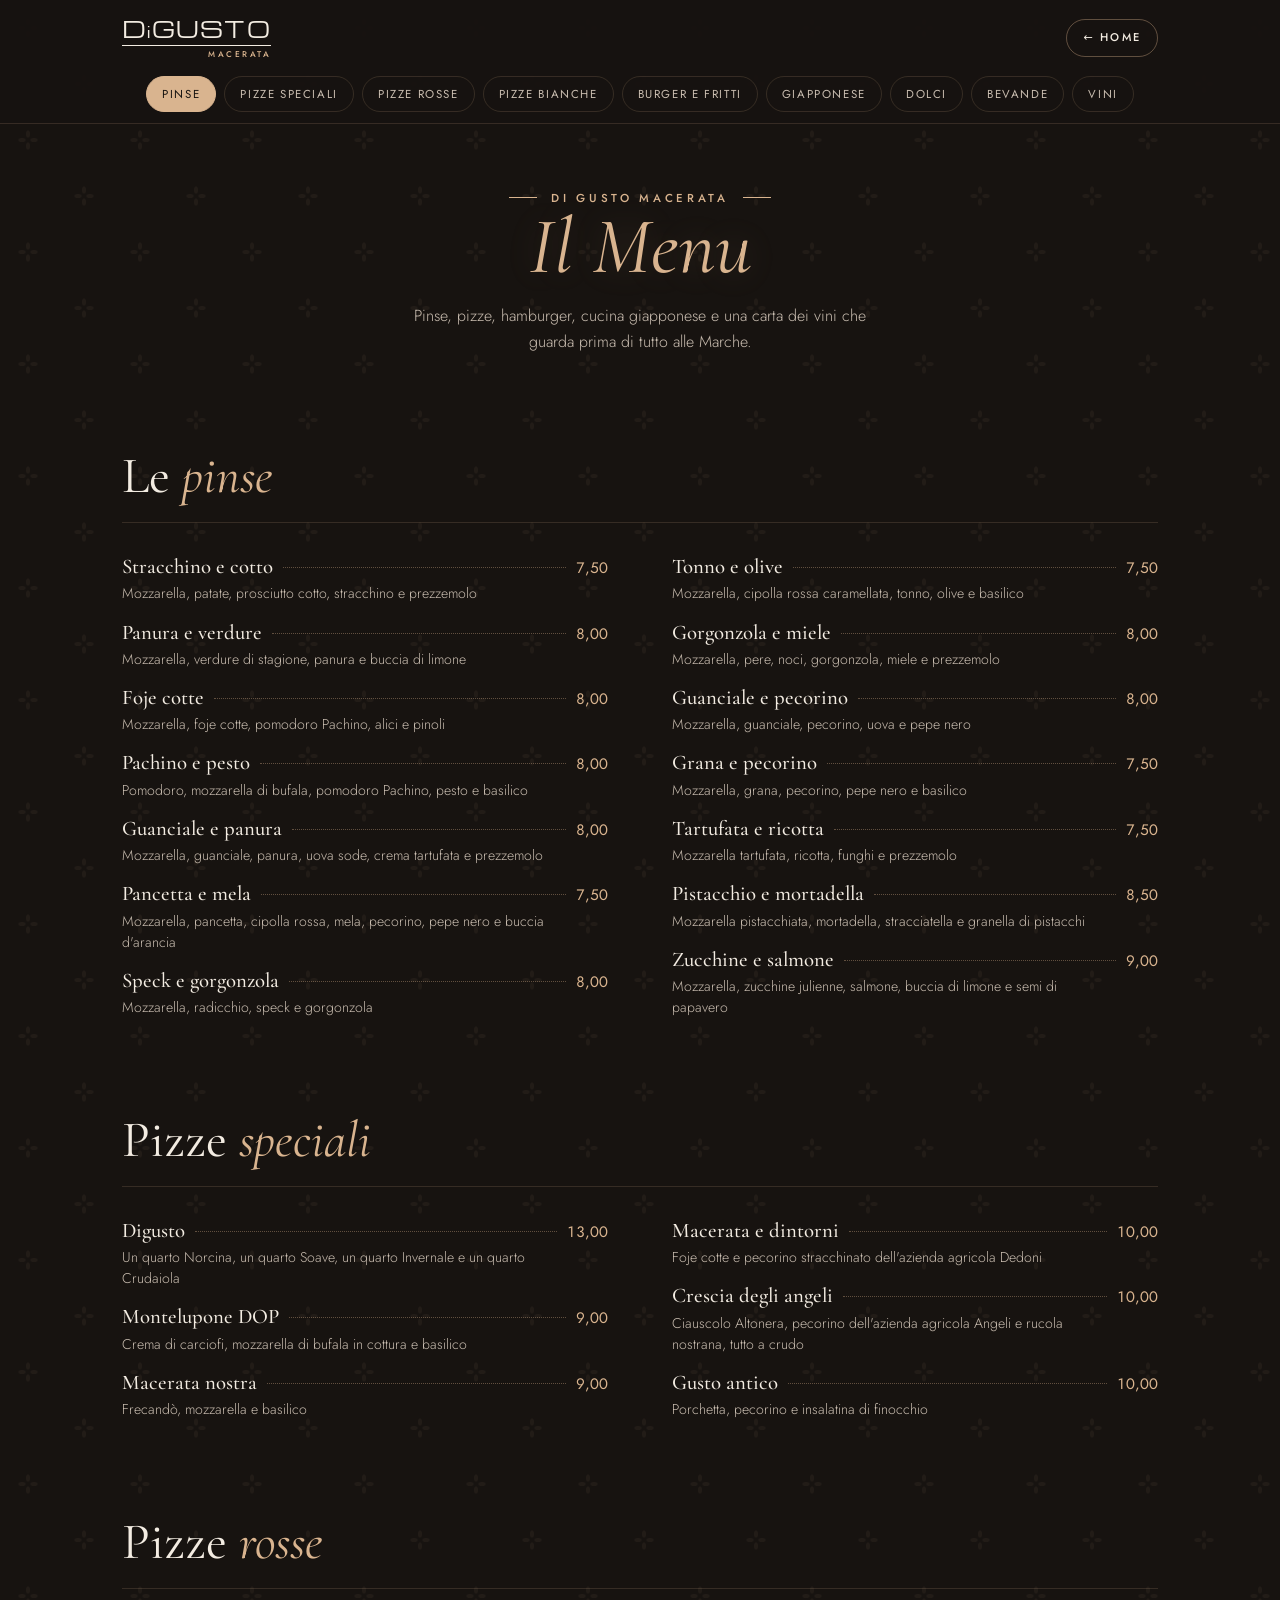
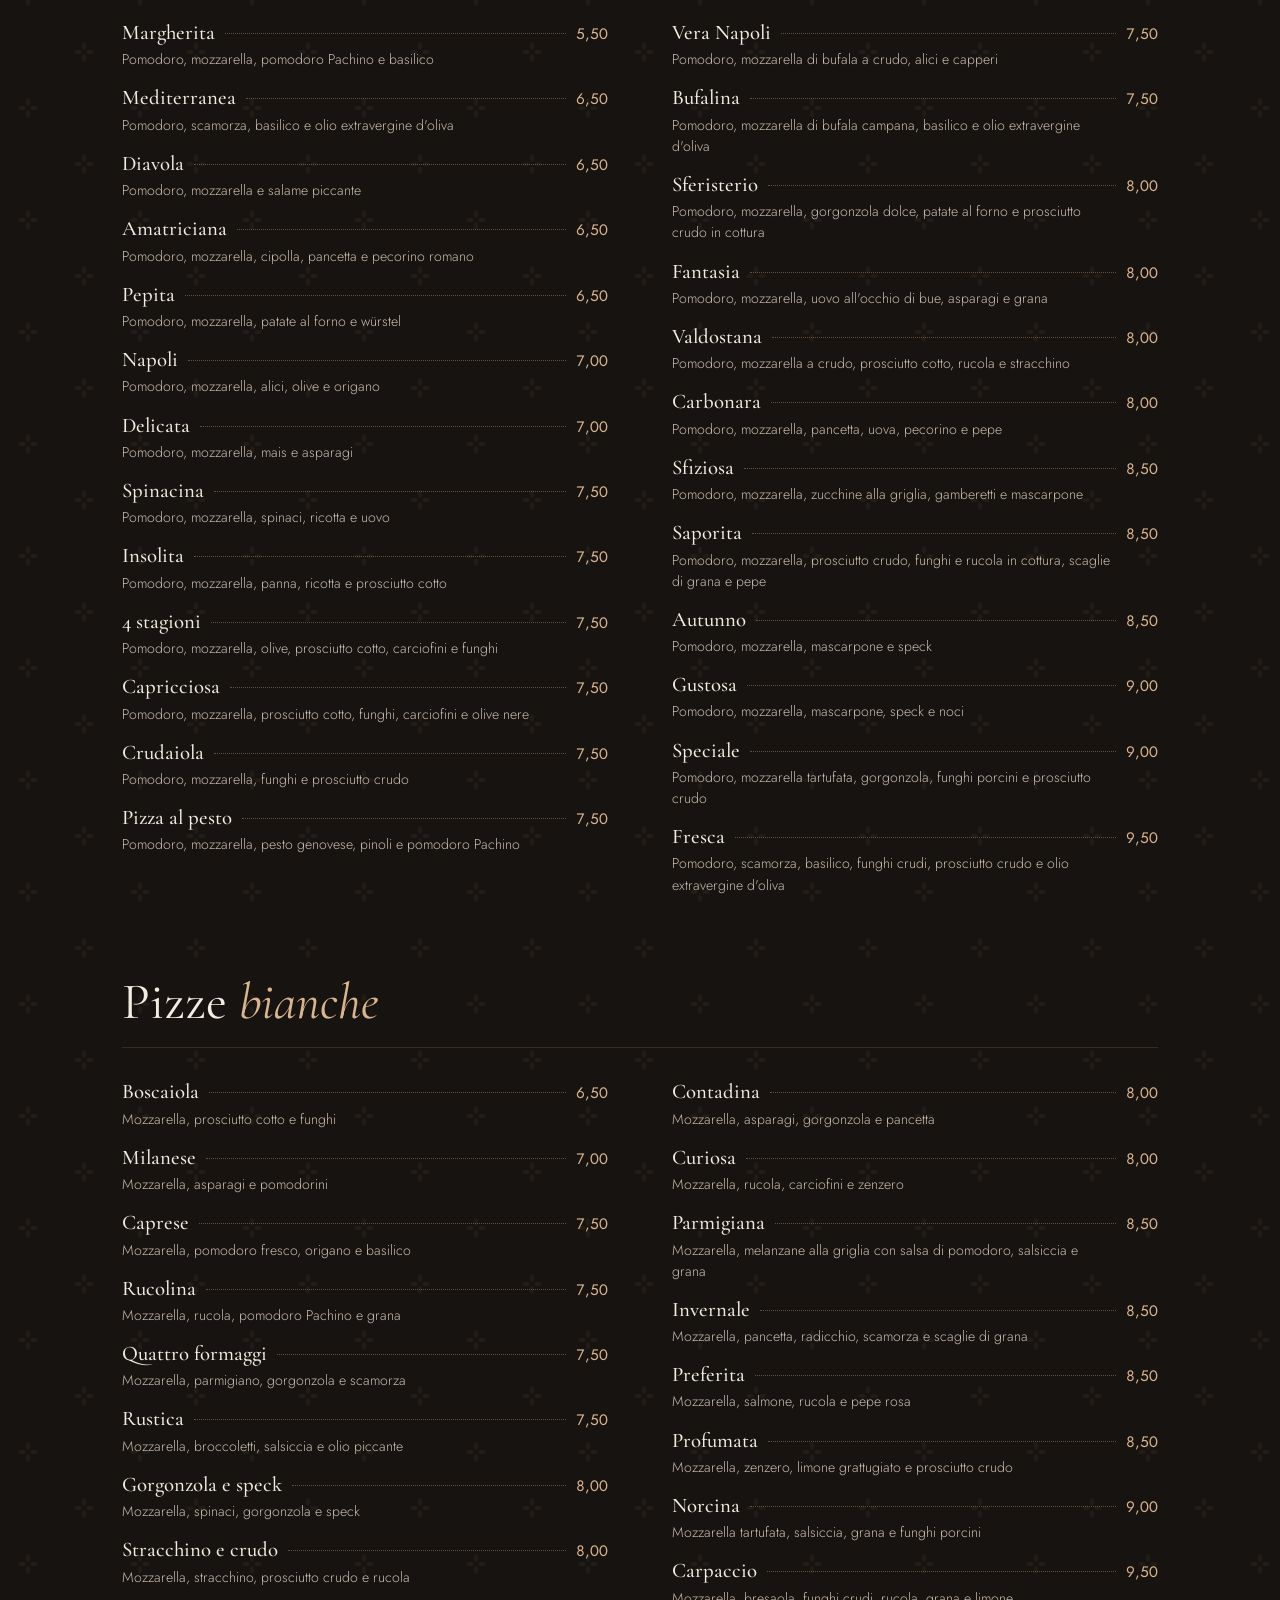
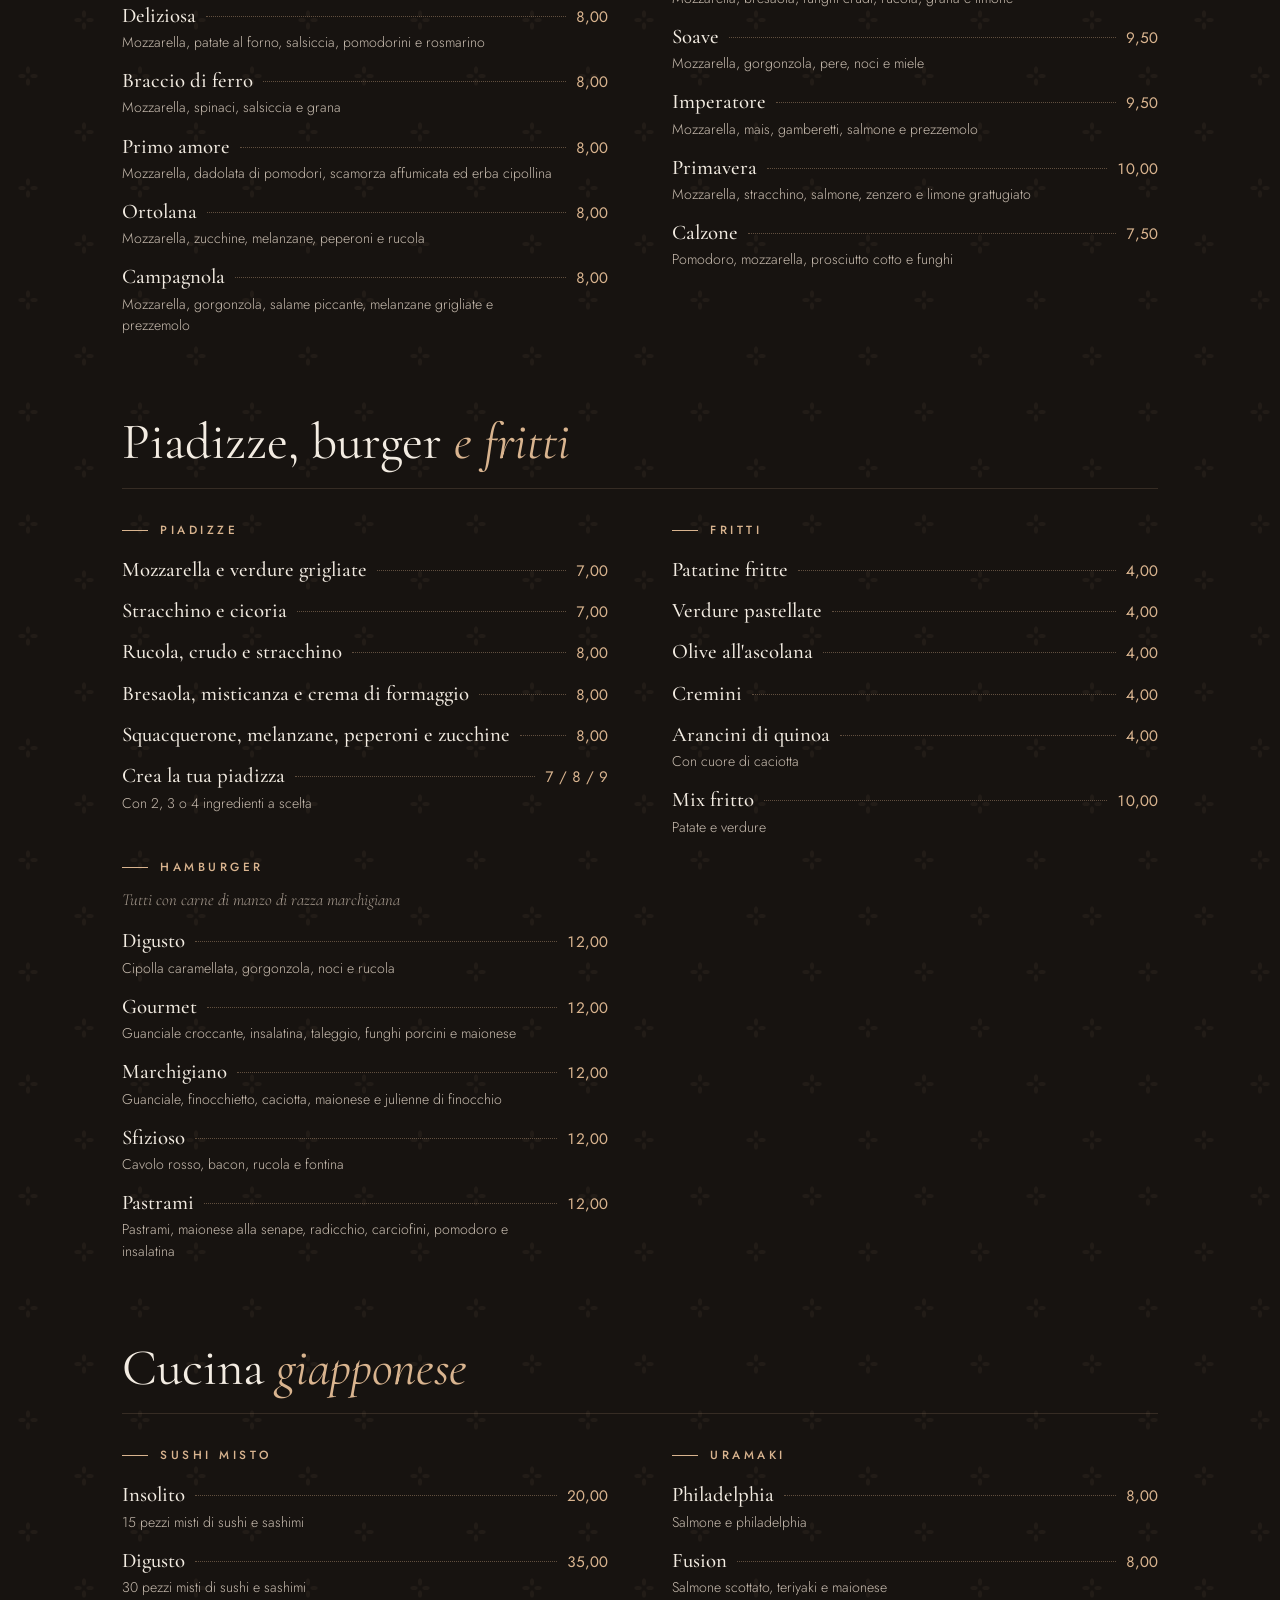
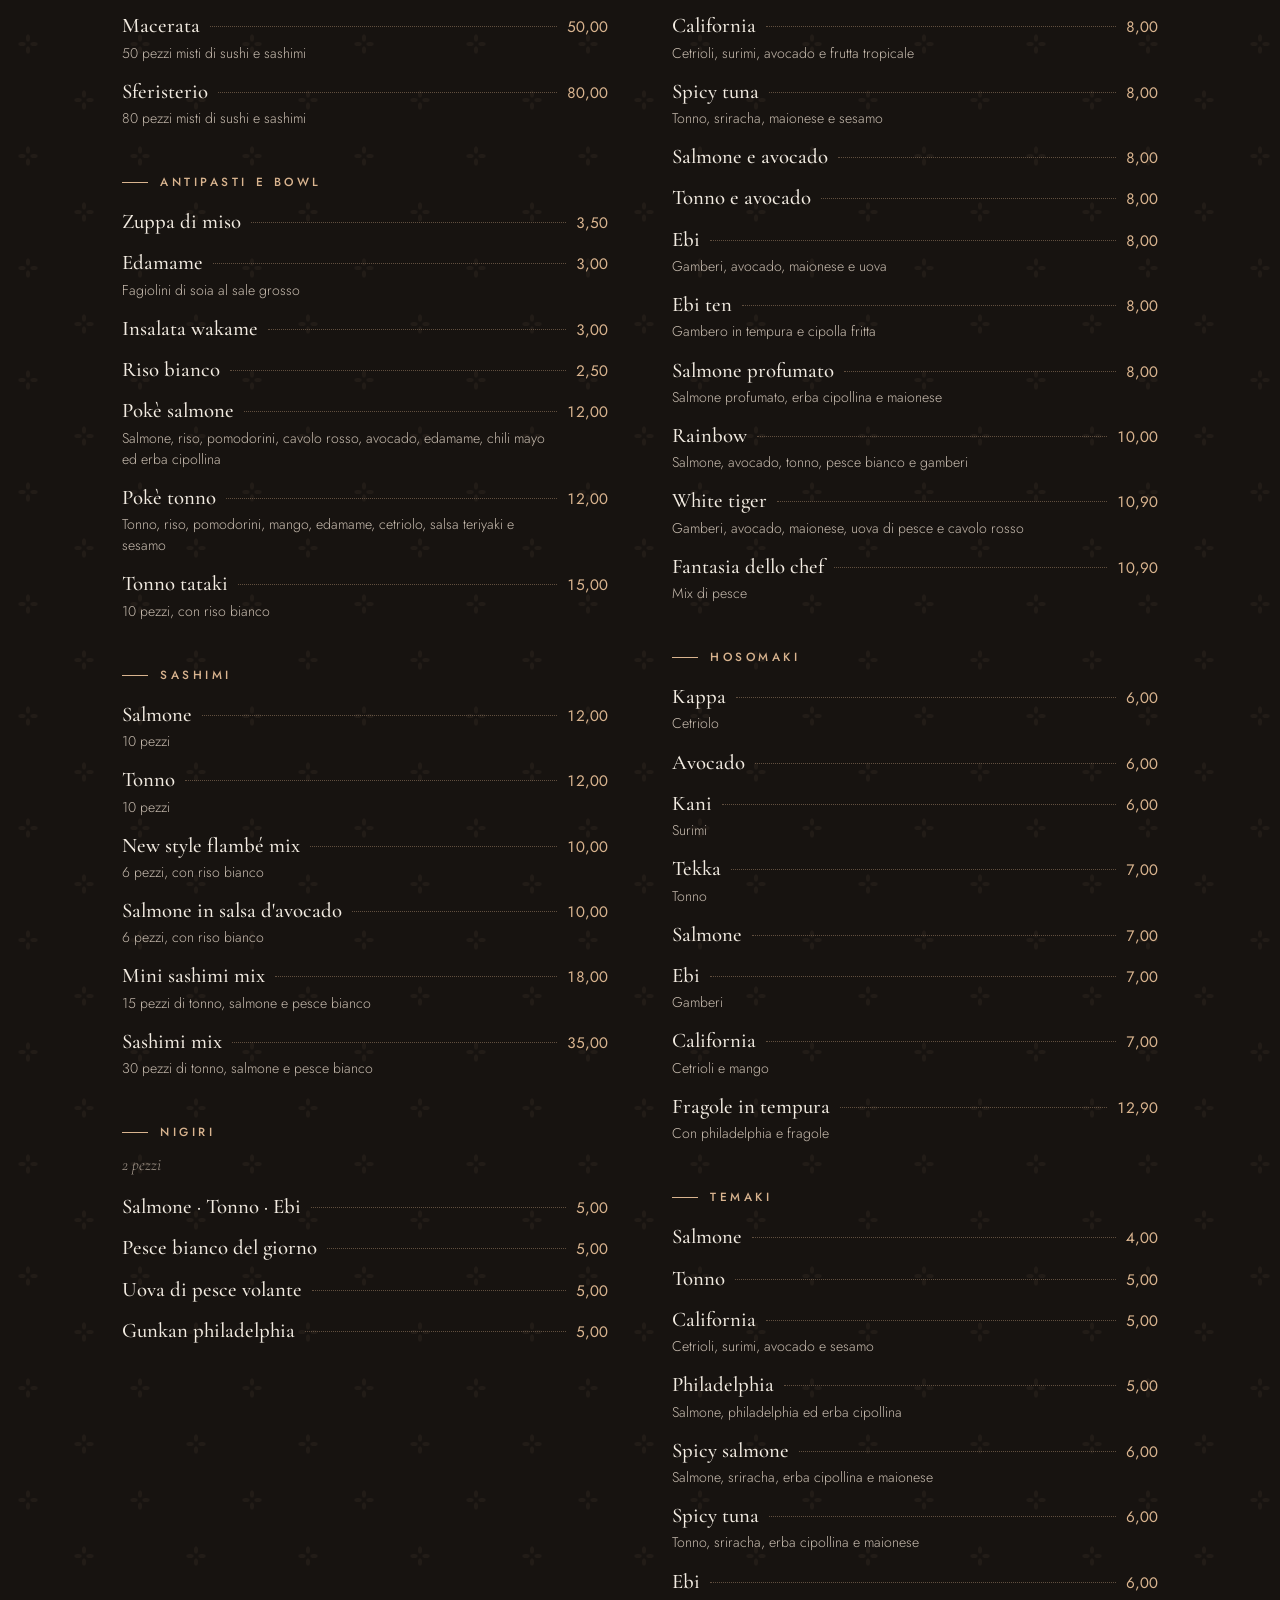
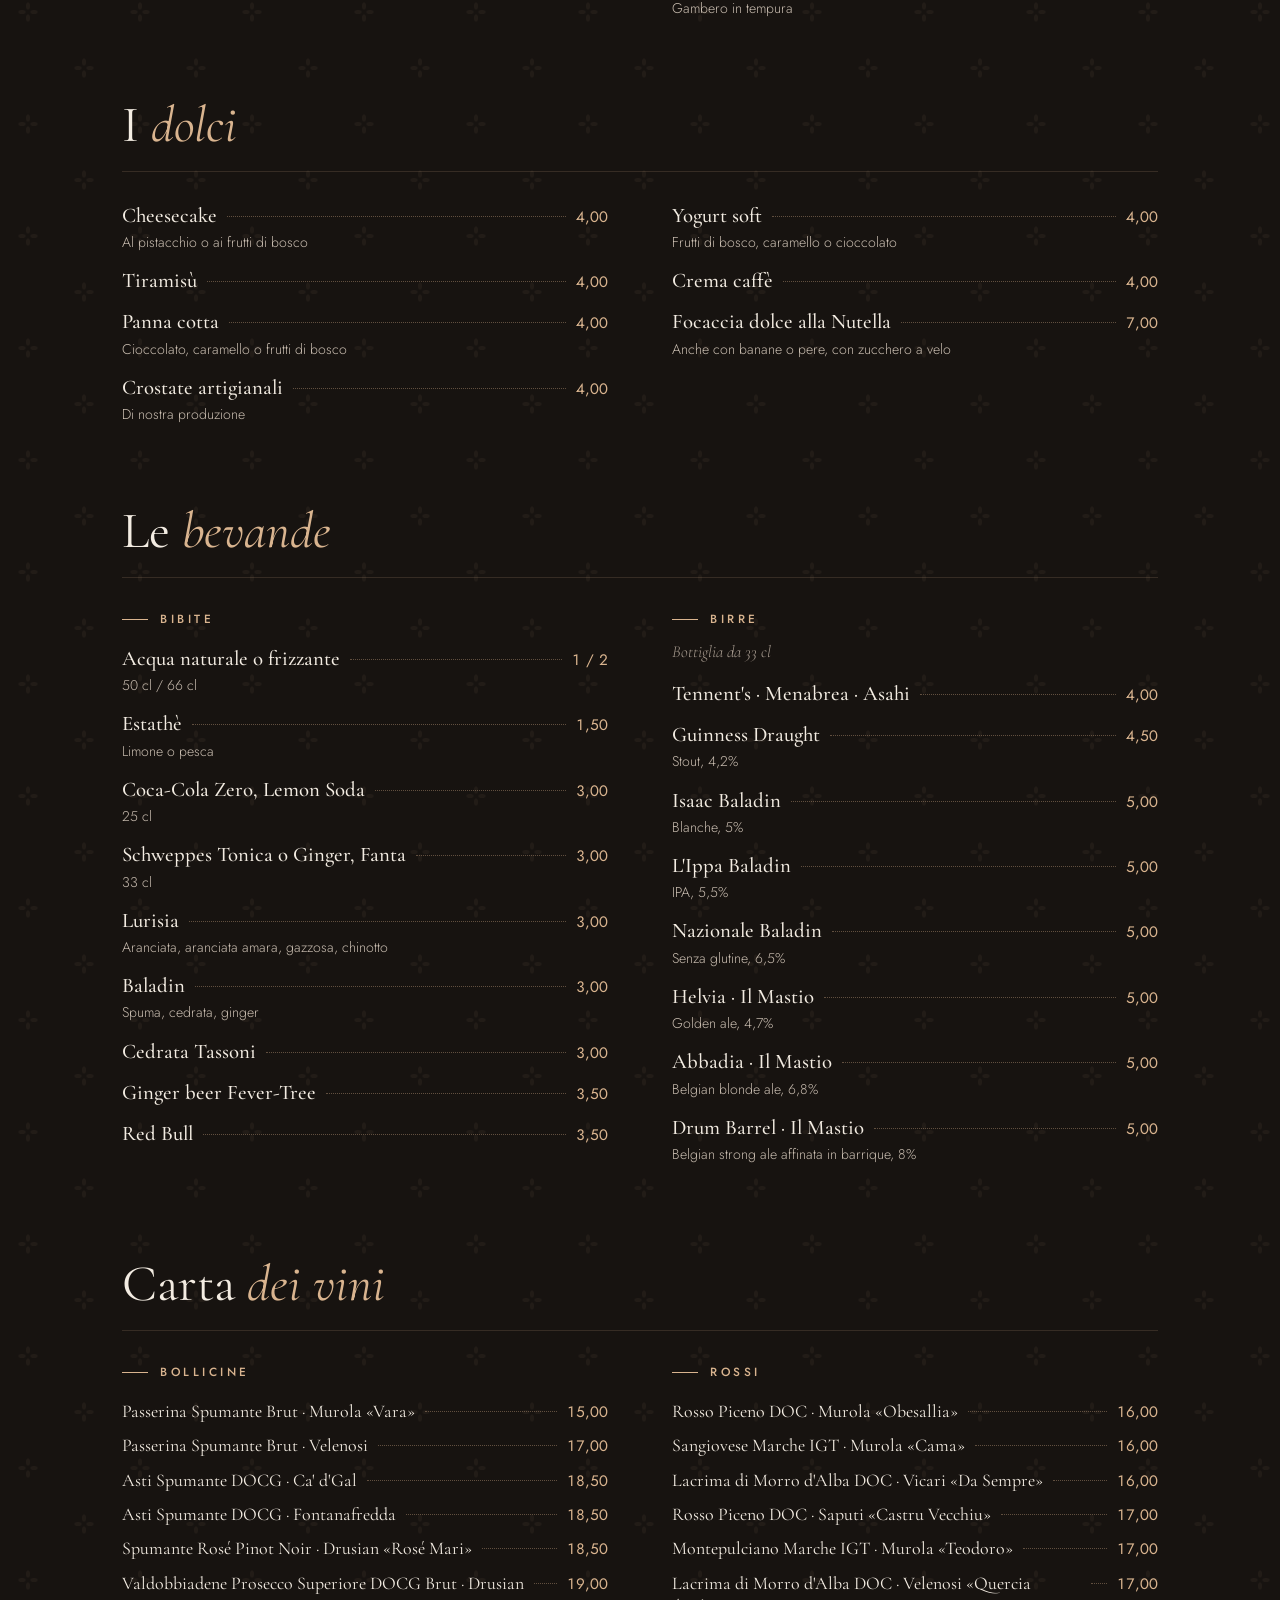
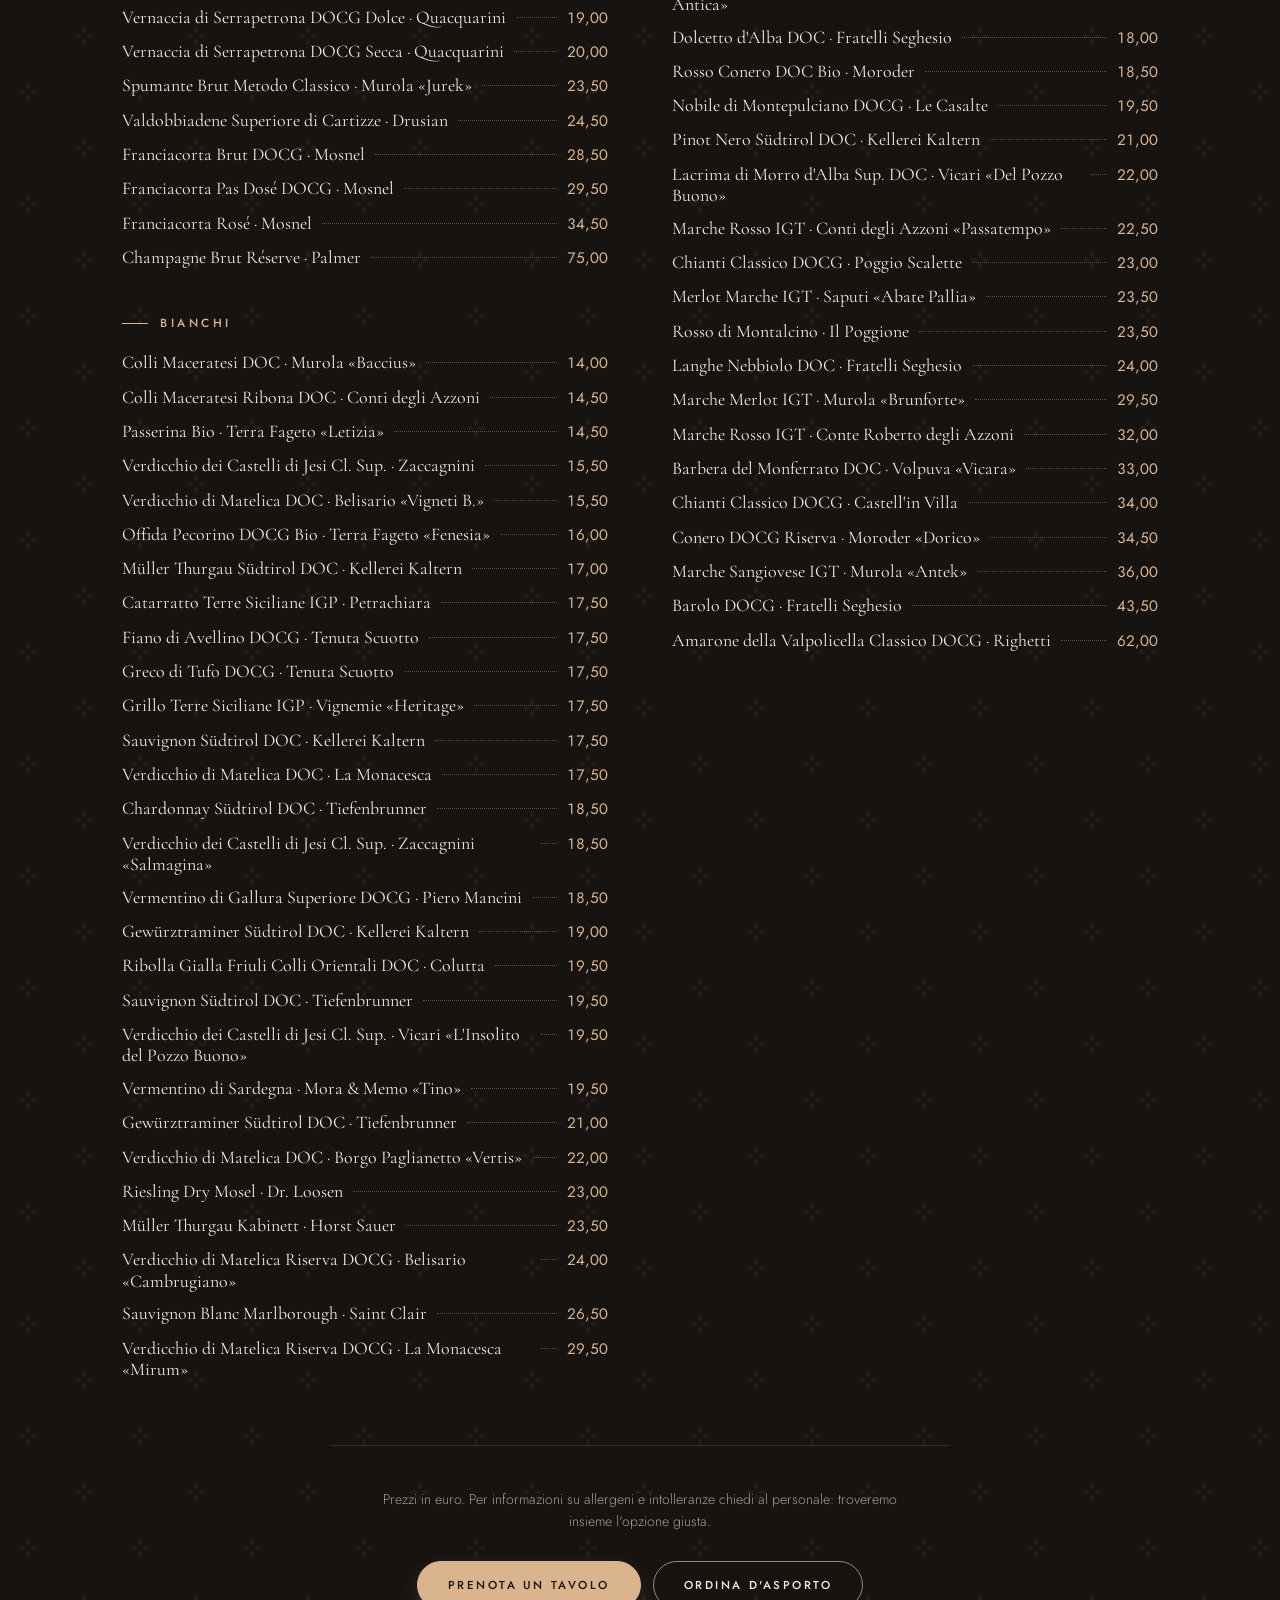
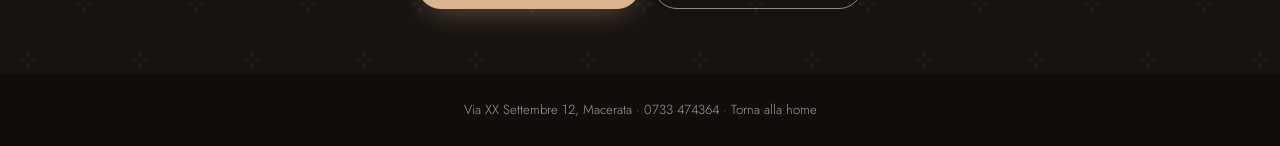
<file: menu.html>
<!DOCTYPE html>
<html lang="it">

<head>
  <meta charset="UTF-8">
  <meta name="viewport" content="width=device-width, initial-scale=1.0">
  <title>Menu | Di Gusto Macerata</title>
  <meta name="description" content="Il menu di Di Gusto Macerata: pinse, pizze, hamburger, cucina giapponese, dolci, birre e carta dei vini.">
  <meta name="theme-color" content="#171310">
  <link rel="icon" href="assets/favicon.svg" type="image/svg+xml">
  <link rel="apple-touch-icon" href="assets/apple-touch-icon.png">
  <link rel="canonical" href="https://digusto-lac.vercel.app/menu.html">
  <link rel="preconnect" href="https://fonts.googleapis.com">
  <link rel="preconnect" href="https://fonts.gstatic.com" crossorigin>
  <link href="https://fonts.googleapis.com/css2?family=Cormorant+Garamond:ital,wght@0,400;0,500;1,400;1,500&family=Jost:wght@300;400;500&family=Michroma&display=swap" rel="stylesheet">
  <style>
    :root {
      --bg: #171310; --bg-2: #1E1915; --surface: #26201B; --footer: #100D0B;
      --text: #F3ECE2; --text-muted: #C9BDB0; --text-soft: #A89C90;
      --accent: #D9B48F; --line: rgba(217,180,143,.16); --line-strong: rgba(217,180,143,.38);
      --font-logo: "Michroma", "Jost", sans-serif;
      --font-serif: "Cormorant Garamond", Georgia, serif;
      --font-sans: "Jost", system-ui, sans-serif;
      --gutter: 20px; --radius: 999px;
      --ease-out: cubic-bezier(.16, 1, .3, 1);
      --pattern: url("data:image/svg+xml,%3Csvg xmlns='http://www.w3.org/2000/svg' width='112' height='112' viewBox='0 0 112 112'%3E%3Cdefs%3E%3Cg id='f'%3E%3Cellipse cx='0' cy='-6' rx='2' ry='3.6'/%3E%3Cellipse cx='0' cy='6' rx='2' ry='3.6'/%3E%3Cellipse cx='-6' cy='0' rx='3.6' ry='2'/%3E%3Cellipse cx='6' cy='0' rx='3.6' ry='2'/%3E%3C/g%3E%3C/defs%3E%3Cg fill='%23D9B48F' fill-opacity='.055'%3E%3Cuse href='%23f' x='28' y='28'/%3E%3Cuse href='%23f' x='84' y='84'/%3E%3C/g%3E%3C/svg%3E");
    }
    *, *::before, *::after { box-sizing: border-box; }
    html { scroll-behavior: smooth; scroll-padding-top: 130px; background: var(--bg); }
    body {
      margin: 0; font-family: var(--font-sans); font-weight: 300; line-height: 1.6;
      color: var(--text-muted); background: var(--bg) var(--pattern) 0 0 / 112px 112px;
      -webkit-font-smoothing: antialiased;
    }
    a { color: inherit; }
    :focus-visible { outline: 2px solid var(--accent); outline-offset: 4px; border-radius: 8px; }
    .container { max-width: 1100px; margin: 0 auto; padding: 0 var(--gutter); }

    /* header */
    .top {
      position: sticky; top: 0; z-index: 10;
      background: rgba(23,19,16,.94); box-shadow: inset 0 -1px 0 var(--line);
    }
    .top__bar { display: flex; align-items: center; justify-content: space-between; height: 64px; }
    .logo { display: inline-flex; flex-direction: column; align-items: flex-end; text-decoration: none; color: var(--text); line-height: 1; }
    .logo__word { font-family: var(--font-logo); font-size: 1.1rem; letter-spacing: .06em; padding-bottom: 5px; border-bottom: 1.5px solid currentColor; width: 100%; }
    .logo__i { font-size: .7em; }
    .logo__city { font-size: .46rem; font-weight: 500; letter-spacing: .3em; margin-top: 4px; color: var(--accent); }
    .back {
      font-size: .7rem; font-weight: 500; letter-spacing: .2em; text-transform: uppercase; text-decoration: none;
      color: var(--text); border: 1px solid var(--line-strong); border-radius: var(--radius); padding: 9px 16px;
      transition: background .25s var(--ease-out), color .25s var(--ease-out);
    }
    .back:hover { background: var(--accent); border-color: var(--accent); color: var(--bg); }

    /* category tabs, scroll sideways on phones */
    .tabs {
      display: flex; gap: 8px; overflow-x: auto; padding: 0 var(--gutter) 12px; margin: 0 auto; max-width: 1100px;
      scrollbar-width: none;
    }
    .tabs::-webkit-scrollbar { display: none; }
    .tabs a {
      flex: none; text-decoration: none; font-size: .72rem; font-weight: 400; letter-spacing: .14em; text-transform: uppercase;
      color: var(--text-muted); border: 1px solid var(--line); border-radius: var(--radius); padding: 8px 15px;
      transition: color .25s, border-color .25s, background .25s;
    }
    .tabs a:hover, .tabs a.is-active { color: var(--bg); background: var(--accent); border-color: var(--accent); }

    /* intro */
    .intro { padding: 56px 0 24px; text-align: center; }
    .eyebrow {
      font-size: .72rem; font-weight: 500; letter-spacing: .32em; text-transform: uppercase; color: var(--accent);
      margin: 0 0 14px; display: inline-flex; align-items: center; gap: 14px;
    }
    .eyebrow::before, .eyebrow::after { content: ""; width: 28px; height: 1px; background: currentColor; }
    .intro h1 {
      font-family: var(--font-serif); font-style: italic; font-weight: 400; font-size: clamp(3rem, 12vw, 5rem);
      line-height: 1; color: var(--accent); margin: 0 0 16px; text-shadow: 0 0 34px rgba(217,180,143,.18);
    }
    .intro p { max-width: 460px; margin: 0 auto; }

    /* chapters */
    .chapter { padding: 48px 0 8px; }
    .chapter__title {
      font-family: var(--font-serif); font-weight: 400; font-size: clamp(2.2rem, 8vw, 3.2rem); line-height: 1.05;
      color: var(--text); margin: 0 0 32px; padding-bottom: 18px; border-bottom: 1px solid var(--line);
    }
    .chapter__title em { font-style: italic; color: var(--accent); }
    .chapter__grid { display: grid; gap: 40px; }

    .block__title {
      font-family: var(--font-sans); font-size: .74rem; font-weight: 500; letter-spacing: .3em; text-transform: uppercase;
      color: var(--accent); margin: 0 0 18px; display: flex; align-items: center; gap: 12px;
    }
    .block__title::before { content: ""; width: 26px; height: 1px; background: currentColor; }
    .block__note { font-family: var(--font-serif); font-style: italic; font-size: 1.05rem; color: var(--text-soft); margin: -8px 0 16px; }

    .items { list-style: none; margin: 0; padding: 0; display: grid; gap: 16px; }
    .item__row { display: flex; align-items: baseline; gap: 10px; }
    .item__name { font-family: var(--font-serif); font-weight: 500; font-size: 1.3rem; line-height: 1.2; color: var(--text); }
    .item__dots { flex: 1; min-width: 16px; border-bottom: 1px dotted var(--line-strong); transform: translateY(-5px); }
    .item__price { font-weight: 400; font-size: .95rem; color: var(--accent); white-space: nowrap; font-variant-numeric: tabular-nums; }
    .item__desc { margin: 3px 0 0; font-size: .88rem; line-height: 1.5; padding-right: 48px; }
    .chapter--wine .items { gap: 10px; }
    .chapter--wine .item__name { font-weight: 400; font-size: 1.12rem; }

    /* footer */
    .note {
      margin: 56px auto 0; max-width: 620px; text-align: center; font-size: .88rem; color: var(--text-soft);
      border-top: 1px solid var(--line); padding: 28px var(--gutter) 0;
    }
    .ctas { display: flex; flex-wrap: wrap; gap: 12px; justify-content: center; margin: 28px 0 0; }
    .btn {
      display: inline-flex; align-items: center; justify-content: center; min-height: 48px; padding: 0 30px;
      font-size: .72rem; font-weight: 500; letter-spacing: .22em; text-transform: uppercase; text-decoration: none;
      border-radius: var(--radius); border: 1px solid var(--accent); background: var(--accent); color: var(--bg);
      box-shadow: 0 10px 30px -10px rgba(217,180,143,.45); transition: background .25s, border-color .25s, transform .25s var(--ease-out);
    }
    .btn:hover { background: var(--text); border-color: var(--text); transform: translateY(-2px); }
    .btn--ghost { background: none; color: var(--text); border-color: rgba(243,236,226,.55); box-shadow: none; }
    .btn--ghost:hover { color: var(--bg); }
    footer { background: var(--footer); margin-top: 64px; padding: 26px 0; font-size: .82rem; color: var(--text-soft); text-align: center; }
    footer a { text-decoration: none; }
    footer a:hover { color: var(--accent); }

    @media (min-width: 760px) {
      :root { --gutter: 32px; }
      /* single-list pages: split the list itself over two columns */
      .chapter--single .chapter__grid { columns: 1; }
      .chapter--single .items { display: block; columns: 2; column-gap: 64px; }
      .chapter--single .item { break-inside: avoid; margin-bottom: 16px; }
      .chapter__grid { display: block; columns: 2; column-gap: 64px; }
      .block { break-inside: avoid; margin-bottom: 44px; }
      .chapter__grid .block:last-child { margin-bottom: 0; }
      .chapter { padding-top: 72px; }
    }
    @media (min-width: 1024px) {
      .top__bar { height: 76px; }
      .logo__word { font-size: 1.35rem; }
      .logo__city { font-size: .52rem; }
      .tabs { justify-content: center; }
      html { scroll-padding-top: 150px; }
    }
    /* opening the page: header fades in, then the title lines rise one after another, then the menu */
    @keyframes fade-in { from { opacity: 0; } }
    @keyframes fade-up { from { opacity: 0; transform: translateY(18px); } }
    .top { animation: fade-in .8s var(--ease-out) both; }
    .intro > * { animation: fade-up 1.1s var(--ease-out) both; }
    .intro > :nth-child(1) { animation-delay: .15s; }
    .intro > :nth-child(2) { animation-delay: .3s; }
    .intro > :nth-child(3) { animation-delay: .45s; }
    .chapter, .note { animation: fade-up 1.1s var(--ease-out) .65s both; }

    @media (prefers-reduced-motion: reduce) {
      html { scroll-behavior: auto; }
      * { transition: none !important; animation: none !important; }
    }
  </style>
</head>

<body>
  <header class="top">
    <div class="container top__bar">
      <a href="index.html" class="logo" aria-label="Di Gusto Macerata, torna alla home">
        <span class="logo__word">D<span class="logo__i">i</span>GUSTO</span>
        <span class="logo__city">MACERATA</span>
      </a>
      <a href="index.html" class="back">← Home</a>
    </div>
    <nav class="tabs" aria-label="Sezioni del menu">
      <a href="#pinse">Pinse</a>
      <a href="#pizze-speciali">Pizze speciali</a>
      <a href="#pizze-rosse">Pizze rosse</a>
      <a href="#pizze-bianche">Pizze bianche</a>
      <a href="#cucina">Burger e fritti</a>
      <a href="#cucina-giapponese">Giapponese</a>
      <a href="#dolci">Dolci</a>
      <a href="#bevande">Bevande</a>
      <a href="#carta-dei-vini">Vini</a>
    </nav>
  </header>

  <main class="container">
    <div class="intro">
      <p class="eyebrow">Di Gusto Macerata</p>
      <h1>Il Menu</h1>
      <p>Pinse, pizze, hamburger, cucina giapponese e una carta dei vini che guarda prima di tutto alle Marche.</p>
    </div>

    <div class="chapter chapter--single" id="pinse">
      <h2 class="chapter__title">Le <em>pinse</em></h2>
      <div class="chapter__grid">
      <section class="block">
        <ul class="items">
          <li class="item">
            <div class="item__row"><span class="item__name">Stracchino e cotto</span><span class="item__dots"></span><span class="item__price">7,50</span></div>
            <p class="item__desc">Mozzarella, patate, prosciutto cotto, stracchino e prezzemolo</p>
          </li>
          <li class="item">
            <div class="item__row"><span class="item__name">Panura e verdure</span><span class="item__dots"></span><span class="item__price">8,00</span></div>
            <p class="item__desc">Mozzarella, verdure di stagione, panura e buccia di limone</p>
          </li>
          <li class="item">
            <div class="item__row"><span class="item__name">Foje cotte</span><span class="item__dots"></span><span class="item__price">8,00</span></div>
            <p class="item__desc">Mozzarella, foje cotte, pomodoro Pachino, alici e pinoli</p>
          </li>
          <li class="item">
            <div class="item__row"><span class="item__name">Pachino e pesto</span><span class="item__dots"></span><span class="item__price">8,00</span></div>
            <p class="item__desc">Pomodoro, mozzarella di bufala, pomodoro Pachino, pesto e basilico</p>
          </li>
          <li class="item">
            <div class="item__row"><span class="item__name">Guanciale e panura</span><span class="item__dots"></span><span class="item__price">8,00</span></div>
            <p class="item__desc">Mozzarella, guanciale, panura, uova sode, crema tartufata e prezzemolo</p>
          </li>
          <li class="item">
            <div class="item__row"><span class="item__name">Pancetta e mela</span><span class="item__dots"></span><span class="item__price">7,50</span></div>
            <p class="item__desc">Mozzarella, pancetta, cipolla rossa, mela, pecorino, pepe nero e buccia d&#x27;arancia</p>
          </li>
          <li class="item">
            <div class="item__row"><span class="item__name">Speck e gorgonzola</span><span class="item__dots"></span><span class="item__price">8,00</span></div>
            <p class="item__desc">Mozzarella, radicchio, speck e gorgonzola</p>
          </li>
          <li class="item">
            <div class="item__row"><span class="item__name">Tonno e olive</span><span class="item__dots"></span><span class="item__price">7,50</span></div>
            <p class="item__desc">Mozzarella, cipolla rossa caramellata, tonno, olive e basilico</p>
          </li>
          <li class="item">
            <div class="item__row"><span class="item__name">Gorgonzola e miele</span><span class="item__dots"></span><span class="item__price">8,00</span></div>
            <p class="item__desc">Mozzarella, pere, noci, gorgonzola, miele e prezzemolo</p>
          </li>
          <li class="item">
            <div class="item__row"><span class="item__name">Guanciale e pecorino</span><span class="item__dots"></span><span class="item__price">8,00</span></div>
            <p class="item__desc">Mozzarella, guanciale, pecorino, uova e pepe nero</p>
          </li>
          <li class="item">
            <div class="item__row"><span class="item__name">Grana e pecorino</span><span class="item__dots"></span><span class="item__price">7,50</span></div>
            <p class="item__desc">Mozzarella, grana, pecorino, pepe nero e basilico</p>
          </li>
          <li class="item">
            <div class="item__row"><span class="item__name">Tartufata e ricotta</span><span class="item__dots"></span><span class="item__price">7,50</span></div>
            <p class="item__desc">Mozzarella tartufata, ricotta, funghi e prezzemolo</p>
          </li>
          <li class="item">
            <div class="item__row"><span class="item__name">Pistacchio e mortadella</span><span class="item__dots"></span><span class="item__price">8,50</span></div>
            <p class="item__desc">Mozzarella pistacchiata, mortadella, stracciatella e granella di pistacchi</p>
          </li>
          <li class="item">
            <div class="item__row"><span class="item__name">Zucchine e salmone</span><span class="item__dots"></span><span class="item__price">9,00</span></div>
            <p class="item__desc">Mozzarella, zucchine julienne, salmone, buccia di limone e semi di papavero</p>
          </li>
        </ul>
      </section>
      </div>
    </div>

    <div class="chapter chapter--single" id="pizze-speciali">
      <h2 class="chapter__title">Pizze <em>speciali</em></h2>
      <div class="chapter__grid">
      <section class="block">
        <ul class="items">
          <li class="item">
            <div class="item__row"><span class="item__name">Digusto</span><span class="item__dots"></span><span class="item__price">13,00</span></div>
            <p class="item__desc">Un quarto Norcina, un quarto Soave, un quarto Invernale e un quarto Crudaiola</p>
          </li>
          <li class="item">
            <div class="item__row"><span class="item__name">Montelupone DOP</span><span class="item__dots"></span><span class="item__price">9,00</span></div>
            <p class="item__desc">Crema di carciofi, mozzarella di bufala in cottura e basilico</p>
          </li>
          <li class="item">
            <div class="item__row"><span class="item__name">Macerata nostra</span><span class="item__dots"></span><span class="item__price">9,00</span></div>
            <p class="item__desc">Frecandò, mozzarella e basilico</p>
          </li>
          <li class="item">
            <div class="item__row"><span class="item__name">Macerata e dintorni</span><span class="item__dots"></span><span class="item__price">10,00</span></div>
            <p class="item__desc">Foje cotte e pecorino stracchinato dell&#x27;azienda agricola Dedoni</p>
          </li>
          <li class="item">
            <div class="item__row"><span class="item__name">Crescia degli angeli</span><span class="item__dots"></span><span class="item__price">10,00</span></div>
            <p class="item__desc">Ciauscolo Altonera, pecorino dell&#x27;azienda agricola Angeli e rucola nostrana, tutto a crudo</p>
          </li>
          <li class="item">
            <div class="item__row"><span class="item__name">Gusto antico</span><span class="item__dots"></span><span class="item__price">10,00</span></div>
            <p class="item__desc">Porchetta, pecorino e insalatina di finocchio</p>
          </li>
        </ul>
      </section>
      </div>
    </div>

    <div class="chapter chapter--single" id="pizze-rosse">
      <h2 class="chapter__title">Pizze <em>rosse</em></h2>
      <div class="chapter__grid">
      <section class="block">
        <ul class="items">
          <li class="item">
            <div class="item__row"><span class="item__name">Margherita</span><span class="item__dots"></span><span class="item__price">5,50</span></div>
            <p class="item__desc">Pomodoro, mozzarella, pomodoro Pachino e basilico</p>
          </li>
          <li class="item">
            <div class="item__row"><span class="item__name">Mediterranea</span><span class="item__dots"></span><span class="item__price">6,50</span></div>
            <p class="item__desc">Pomodoro, scamorza, basilico e olio extravergine d&#x27;oliva</p>
          </li>
          <li class="item">
            <div class="item__row"><span class="item__name">Diavola</span><span class="item__dots"></span><span class="item__price">6,50</span></div>
            <p class="item__desc">Pomodoro, mozzarella e salame piccante</p>
          </li>
          <li class="item">
            <div class="item__row"><span class="item__name">Amatriciana</span><span class="item__dots"></span><span class="item__price">6,50</span></div>
            <p class="item__desc">Pomodoro, mozzarella, cipolla, pancetta e pecorino romano</p>
          </li>
          <li class="item">
            <div class="item__row"><span class="item__name">Pepita</span><span class="item__dots"></span><span class="item__price">6,50</span></div>
            <p class="item__desc">Pomodoro, mozzarella, patate al forno e würstel</p>
          </li>
          <li class="item">
            <div class="item__row"><span class="item__name">Napoli</span><span class="item__dots"></span><span class="item__price">7,00</span></div>
            <p class="item__desc">Pomodoro, mozzarella, alici, olive e origano</p>
          </li>
          <li class="item">
            <div class="item__row"><span class="item__name">Delicata</span><span class="item__dots"></span><span class="item__price">7,00</span></div>
            <p class="item__desc">Pomodoro, mozzarella, mais e asparagi</p>
          </li>
          <li class="item">
            <div class="item__row"><span class="item__name">Spinacina</span><span class="item__dots"></span><span class="item__price">7,50</span></div>
            <p class="item__desc">Pomodoro, mozzarella, spinaci, ricotta e uovo</p>
          </li>
          <li class="item">
            <div class="item__row"><span class="item__name">Insolita</span><span class="item__dots"></span><span class="item__price">7,50</span></div>
            <p class="item__desc">Pomodoro, mozzarella, panna, ricotta e prosciutto cotto</p>
          </li>
          <li class="item">
            <div class="item__row"><span class="item__name">4 stagioni</span><span class="item__dots"></span><span class="item__price">7,50</span></div>
            <p class="item__desc">Pomodoro, mozzarella, olive, prosciutto cotto, carciofini e funghi</p>
          </li>
          <li class="item">
            <div class="item__row"><span class="item__name">Capricciosa</span><span class="item__dots"></span><span class="item__price">7,50</span></div>
            <p class="item__desc">Pomodoro, mozzarella, prosciutto cotto, funghi, carciofini e olive nere</p>
          </li>
          <li class="item">
            <div class="item__row"><span class="item__name">Crudaiola</span><span class="item__dots"></span><span class="item__price">7,50</span></div>
            <p class="item__desc">Pomodoro, mozzarella, funghi e prosciutto crudo</p>
          </li>
          <li class="item">
            <div class="item__row"><span class="item__name">Pizza al pesto</span><span class="item__dots"></span><span class="item__price">7,50</span></div>
            <p class="item__desc">Pomodoro, mozzarella, pesto genovese, pinoli e pomodoro Pachino</p>
          </li>
          <li class="item">
            <div class="item__row"><span class="item__name">Vera Napoli</span><span class="item__dots"></span><span class="item__price">7,50</span></div>
            <p class="item__desc">Pomodoro, mozzarella di bufala a crudo, alici e capperi</p>
          </li>
          <li class="item">
            <div class="item__row"><span class="item__name">Bufalina</span><span class="item__dots"></span><span class="item__price">7,50</span></div>
            <p class="item__desc">Pomodoro, mozzarella di bufala campana, basilico e olio extravergine d&#x27;oliva</p>
          </li>
          <li class="item">
            <div class="item__row"><span class="item__name">Sferisterio</span><span class="item__dots"></span><span class="item__price">8,00</span></div>
            <p class="item__desc">Pomodoro, mozzarella, gorgonzola dolce, patate al forno e prosciutto crudo in cottura</p>
          </li>
          <li class="item">
            <div class="item__row"><span class="item__name">Fantasia</span><span class="item__dots"></span><span class="item__price">8,00</span></div>
            <p class="item__desc">Pomodoro, mozzarella, uovo all&#x27;occhio di bue, asparagi e grana</p>
          </li>
          <li class="item">
            <div class="item__row"><span class="item__name">Valdostana</span><span class="item__dots"></span><span class="item__price">8,00</span></div>
            <p class="item__desc">Pomodoro, mozzarella a crudo, prosciutto cotto, rucola e stracchino</p>
          </li>
          <li class="item">
            <div class="item__row"><span class="item__name">Carbonara</span><span class="item__dots"></span><span class="item__price">8,00</span></div>
            <p class="item__desc">Pomodoro, mozzarella, pancetta, uova, pecorino e pepe</p>
          </li>
          <li class="item">
            <div class="item__row"><span class="item__name">Sfiziosa</span><span class="item__dots"></span><span class="item__price">8,50</span></div>
            <p class="item__desc">Pomodoro, mozzarella, zucchine alla griglia, gamberetti e mascarpone</p>
          </li>
          <li class="item">
            <div class="item__row"><span class="item__name">Saporita</span><span class="item__dots"></span><span class="item__price">8,50</span></div>
            <p class="item__desc">Pomodoro, mozzarella, prosciutto crudo, funghi e rucola in cottura, scaglie di grana e pepe</p>
          </li>
          <li class="item">
            <div class="item__row"><span class="item__name">Autunno</span><span class="item__dots"></span><span class="item__price">8,50</span></div>
            <p class="item__desc">Pomodoro, mozzarella, mascarpone e speck</p>
          </li>
          <li class="item">
            <div class="item__row"><span class="item__name">Gustosa</span><span class="item__dots"></span><span class="item__price">9,00</span></div>
            <p class="item__desc">Pomodoro, mozzarella, mascarpone, speck e noci</p>
          </li>
          <li class="item">
            <div class="item__row"><span class="item__name">Speciale</span><span class="item__dots"></span><span class="item__price">9,00</span></div>
            <p class="item__desc">Pomodoro, mozzarella tartufata, gorgonzola, funghi porcini e prosciutto crudo</p>
          </li>
          <li class="item">
            <div class="item__row"><span class="item__name">Fresca</span><span class="item__dots"></span><span class="item__price">9,50</span></div>
            <p class="item__desc">Pomodoro, scamorza, basilico, funghi crudi, prosciutto crudo e olio extravergine d&#x27;oliva</p>
          </li>
        </ul>
      </section>
      </div>
    </div>

    <div class="chapter chapter--single" id="pizze-bianche">
      <h2 class="chapter__title">Pizze <em>bianche</em></h2>
      <div class="chapter__grid">
      <section class="block">
        <ul class="items">
          <li class="item">
            <div class="item__row"><span class="item__name">Boscaiola</span><span class="item__dots"></span><span class="item__price">6,50</span></div>
            <p class="item__desc">Mozzarella, prosciutto cotto e funghi</p>
          </li>
          <li class="item">
            <div class="item__row"><span class="item__name">Milanese</span><span class="item__dots"></span><span class="item__price">7,00</span></div>
            <p class="item__desc">Mozzarella, asparagi e pomodorini</p>
          </li>
          <li class="item">
            <div class="item__row"><span class="item__name">Caprese</span><span class="item__dots"></span><span class="item__price">7,50</span></div>
            <p class="item__desc">Mozzarella, pomodoro fresco, origano e basilico</p>
          </li>
          <li class="item">
            <div class="item__row"><span class="item__name">Rucolina</span><span class="item__dots"></span><span class="item__price">7,50</span></div>
            <p class="item__desc">Mozzarella, rucola, pomodoro Pachino e grana</p>
          </li>
          <li class="item">
            <div class="item__row"><span class="item__name">Quattro formaggi</span><span class="item__dots"></span><span class="item__price">7,50</span></div>
            <p class="item__desc">Mozzarella, parmigiano, gorgonzola e scamorza</p>
          </li>
          <li class="item">
            <div class="item__row"><span class="item__name">Rustica</span><span class="item__dots"></span><span class="item__price">7,50</span></div>
            <p class="item__desc">Mozzarella, broccoletti, salsiccia e olio piccante</p>
          </li>
          <li class="item">
            <div class="item__row"><span class="item__name">Gorgonzola e speck</span><span class="item__dots"></span><span class="item__price">8,00</span></div>
            <p class="item__desc">Mozzarella, spinaci, gorgonzola e speck</p>
          </li>
          <li class="item">
            <div class="item__row"><span class="item__name">Stracchino e crudo</span><span class="item__dots"></span><span class="item__price">8,00</span></div>
            <p class="item__desc">Mozzarella, stracchino, prosciutto crudo e rucola</p>
          </li>
          <li class="item">
            <div class="item__row"><span class="item__name">Deliziosa</span><span class="item__dots"></span><span class="item__price">8,00</span></div>
            <p class="item__desc">Mozzarella, patate al forno, salsiccia, pomodorini e rosmarino</p>
          </li>
          <li class="item">
            <div class="item__row"><span class="item__name">Braccio di ferro</span><span class="item__dots"></span><span class="item__price">8,00</span></div>
            <p class="item__desc">Mozzarella, spinaci, salsiccia e grana</p>
          </li>
          <li class="item">
            <div class="item__row"><span class="item__name">Primo amore</span><span class="item__dots"></span><span class="item__price">8,00</span></div>
            <p class="item__desc">Mozzarella, dadolata di pomodori, scamorza affumicata ed erba cipollina</p>
          </li>
          <li class="item">
            <div class="item__row"><span class="item__name">Ortolana</span><span class="item__dots"></span><span class="item__price">8,00</span></div>
            <p class="item__desc">Mozzarella, zucchine, melanzane, peperoni e rucola</p>
          </li>
          <li class="item">
            <div class="item__row"><span class="item__name">Campagnola</span><span class="item__dots"></span><span class="item__price">8,00</span></div>
            <p class="item__desc">Mozzarella, gorgonzola, salame piccante, melanzane grigliate e prezzemolo</p>
          </li>
          <li class="item">
            <div class="item__row"><span class="item__name">Contadina</span><span class="item__dots"></span><span class="item__price">8,00</span></div>
            <p class="item__desc">Mozzarella, asparagi, gorgonzola e pancetta</p>
          </li>
          <li class="item">
            <div class="item__row"><span class="item__name">Curiosa</span><span class="item__dots"></span><span class="item__price">8,00</span></div>
            <p class="item__desc">Mozzarella, rucola, carciofini e zenzero</p>
          </li>
          <li class="item">
            <div class="item__row"><span class="item__name">Parmigiana</span><span class="item__dots"></span><span class="item__price">8,50</span></div>
            <p class="item__desc">Mozzarella, melanzane alla griglia con salsa di pomodoro, salsiccia e grana</p>
          </li>
          <li class="item">
            <div class="item__row"><span class="item__name">Invernale</span><span class="item__dots"></span><span class="item__price">8,50</span></div>
            <p class="item__desc">Mozzarella, pancetta, radicchio, scamorza e scaglie di grana</p>
          </li>
          <li class="item">
            <div class="item__row"><span class="item__name">Preferita</span><span class="item__dots"></span><span class="item__price">8,50</span></div>
            <p class="item__desc">Mozzarella, salmone, rucola e pepe rosa</p>
          </li>
          <li class="item">
            <div class="item__row"><span class="item__name">Profumata</span><span class="item__dots"></span><span class="item__price">8,50</span></div>
            <p class="item__desc">Mozzarella, zenzero, limone grattugiato e prosciutto crudo</p>
          </li>
          <li class="item">
            <div class="item__row"><span class="item__name">Norcina</span><span class="item__dots"></span><span class="item__price">9,00</span></div>
            <p class="item__desc">Mozzarella tartufata, salsiccia, grana e funghi porcini</p>
          </li>
          <li class="item">
            <div class="item__row"><span class="item__name">Carpaccio</span><span class="item__dots"></span><span class="item__price">9,50</span></div>
            <p class="item__desc">Mozzarella, bresaola, funghi crudi, rucola, grana e limone</p>
          </li>
          <li class="item">
            <div class="item__row"><span class="item__name">Soave</span><span class="item__dots"></span><span class="item__price">9,50</span></div>
            <p class="item__desc">Mozzarella, gorgonzola, pere, noci e miele</p>
          </li>
          <li class="item">
            <div class="item__row"><span class="item__name">Imperatore</span><span class="item__dots"></span><span class="item__price">9,50</span></div>
            <p class="item__desc">Mozzarella, mais, gamberetti, salmone e prezzemolo</p>
          </li>
          <li class="item">
            <div class="item__row"><span class="item__name">Primavera</span><span class="item__dots"></span><span class="item__price">10,00</span></div>
            <p class="item__desc">Mozzarella, stracchino, salmone, zenzero e limone grattugiato</p>
          </li>
          <li class="item">
            <div class="item__row"><span class="item__name">Calzone</span><span class="item__dots"></span><span class="item__price">7,50</span></div>
            <p class="item__desc">Pomodoro, mozzarella, prosciutto cotto e funghi</p>
          </li>
        </ul>
      </section>
      </div>
    </div>

    <div class="chapter" id="cucina">
      <h2 class="chapter__title">Piadizze, burger <em>e fritti</em></h2>
      <div class="chapter__grid">
      <section class="block">
        <h3 class="block__title">Piadizze</h3>
        <ul class="items">
          <li class="item">
            <div class="item__row"><span class="item__name">Mozzarella e verdure grigliate</span><span class="item__dots"></span><span class="item__price">7,00</span></div>
          </li>
          <li class="item">
            <div class="item__row"><span class="item__name">Stracchino e cicoria</span><span class="item__dots"></span><span class="item__price">7,00</span></div>
          </li>
          <li class="item">
            <div class="item__row"><span class="item__name">Rucola, crudo e stracchino</span><span class="item__dots"></span><span class="item__price">8,00</span></div>
          </li>
          <li class="item">
            <div class="item__row"><span class="item__name">Bresaola, misticanza e crema di formaggio</span><span class="item__dots"></span><span class="item__price">8,00</span></div>
          </li>
          <li class="item">
            <div class="item__row"><span class="item__name">Squacquerone, melanzane, peperoni e zucchine</span><span class="item__dots"></span><span class="item__price">8,00</span></div>
          </li>
          <li class="item">
            <div class="item__row"><span class="item__name">Crea la tua piadizza</span><span class="item__dots"></span><span class="item__price">7 / 8 / 9</span></div>
            <p class="item__desc">Con 2, 3 o 4 ingredienti a scelta</p>
          </li>
        </ul>
      </section>
      <section class="block">
        <h3 class="block__title">Hamburger</h3>
        <p class="block__note">Tutti con carne di manzo di razza marchigiana</p>
        <ul class="items">
          <li class="item">
            <div class="item__row"><span class="item__name">Digusto</span><span class="item__dots"></span><span class="item__price">12,00</span></div>
            <p class="item__desc">Cipolla caramellata, gorgonzola, noci e rucola</p>
          </li>
          <li class="item">
            <div class="item__row"><span class="item__name">Gourmet</span><span class="item__dots"></span><span class="item__price">12,00</span></div>
            <p class="item__desc">Guanciale croccante, insalatina, taleggio, funghi porcini e maionese</p>
          </li>
          <li class="item">
            <div class="item__row"><span class="item__name">Marchigiano</span><span class="item__dots"></span><span class="item__price">12,00</span></div>
            <p class="item__desc">Guanciale, finocchietto, caciotta, maionese e julienne di finocchio</p>
          </li>
          <li class="item">
            <div class="item__row"><span class="item__name">Sfizioso</span><span class="item__dots"></span><span class="item__price">12,00</span></div>
            <p class="item__desc">Cavolo rosso, bacon, rucola e fontina</p>
          </li>
          <li class="item">
            <div class="item__row"><span class="item__name">Pastrami</span><span class="item__dots"></span><span class="item__price">12,00</span></div>
            <p class="item__desc">Pastrami, maionese alla senape, radicchio, carciofini, pomodoro e insalatina</p>
          </li>
        </ul>
      </section>
      <section class="block">
        <h3 class="block__title">Fritti</h3>
        <ul class="items">
          <li class="item">
            <div class="item__row"><span class="item__name">Patatine fritte</span><span class="item__dots"></span><span class="item__price">4,00</span></div>
          </li>
          <li class="item">
            <div class="item__row"><span class="item__name">Verdure pastellate</span><span class="item__dots"></span><span class="item__price">4,00</span></div>
          </li>
          <li class="item">
            <div class="item__row"><span class="item__name">Olive all&#x27;ascolana</span><span class="item__dots"></span><span class="item__price">4,00</span></div>
          </li>
          <li class="item">
            <div class="item__row"><span class="item__name">Cremini</span><span class="item__dots"></span><span class="item__price">4,00</span></div>
          </li>
          <li class="item">
            <div class="item__row"><span class="item__name">Arancini di quinoa</span><span class="item__dots"></span><span class="item__price">4,00</span></div>
            <p class="item__desc">Con cuore di caciotta</p>
          </li>
          <li class="item">
            <div class="item__row"><span class="item__name">Mix fritto</span><span class="item__dots"></span><span class="item__price">10,00</span></div>
            <p class="item__desc">Patate e verdure</p>
          </li>
        </ul>
      </section>
      </div>
    </div>

    <div class="chapter" id="cucina-giapponese">
      <h2 class="chapter__title">Cucina <em>giapponese</em></h2>
      <div class="chapter__grid">
      <section class="block">
        <h3 class="block__title">Sushi misto</h3>
        <ul class="items">
          <li class="item">
            <div class="item__row"><span class="item__name">Insolito</span><span class="item__dots"></span><span class="item__price">20,00</span></div>
            <p class="item__desc">15 pezzi misti di sushi e sashimi</p>
          </li>
          <li class="item">
            <div class="item__row"><span class="item__name">Digusto</span><span class="item__dots"></span><span class="item__price">35,00</span></div>
            <p class="item__desc">30 pezzi misti di sushi e sashimi</p>
          </li>
          <li class="item">
            <div class="item__row"><span class="item__name">Macerata</span><span class="item__dots"></span><span class="item__price">50,00</span></div>
            <p class="item__desc">50 pezzi misti di sushi e sashimi</p>
          </li>
          <li class="item">
            <div class="item__row"><span class="item__name">Sferisterio</span><span class="item__dots"></span><span class="item__price">80,00</span></div>
            <p class="item__desc">80 pezzi misti di sushi e sashimi</p>
          </li>
        </ul>
      </section>
      <section class="block">
        <h3 class="block__title">Antipasti e bowl</h3>
        <ul class="items">
          <li class="item">
            <div class="item__row"><span class="item__name">Zuppa di miso</span><span class="item__dots"></span><span class="item__price">3,50</span></div>
          </li>
          <li class="item">
            <div class="item__row"><span class="item__name">Edamame</span><span class="item__dots"></span><span class="item__price">3,00</span></div>
            <p class="item__desc">Fagiolini di soia al sale grosso</p>
          </li>
          <li class="item">
            <div class="item__row"><span class="item__name">Insalata wakame</span><span class="item__dots"></span><span class="item__price">3,00</span></div>
          </li>
          <li class="item">
            <div class="item__row"><span class="item__name">Riso bianco</span><span class="item__dots"></span><span class="item__price">2,50</span></div>
          </li>
          <li class="item">
            <div class="item__row"><span class="item__name">Pokè salmone</span><span class="item__dots"></span><span class="item__price">12,00</span></div>
            <p class="item__desc">Salmone, riso, pomodorini, cavolo rosso, avocado, edamame, chili mayo ed erba cipollina</p>
          </li>
          <li class="item">
            <div class="item__row"><span class="item__name">Pokè tonno</span><span class="item__dots"></span><span class="item__price">12,00</span></div>
            <p class="item__desc">Tonno, riso, pomodorini, mango, edamame, cetriolo, salsa teriyaki e sesamo</p>
          </li>
          <li class="item">
            <div class="item__row"><span class="item__name">Tonno tataki</span><span class="item__dots"></span><span class="item__price">15,00</span></div>
            <p class="item__desc">10 pezzi, con riso bianco</p>
          </li>
        </ul>
      </section>
      <section class="block">
        <h3 class="block__title">Sashimi</h3>
        <ul class="items">
          <li class="item">
            <div class="item__row"><span class="item__name">Salmone</span><span class="item__dots"></span><span class="item__price">12,00</span></div>
            <p class="item__desc">10 pezzi</p>
          </li>
          <li class="item">
            <div class="item__row"><span class="item__name">Tonno</span><span class="item__dots"></span><span class="item__price">12,00</span></div>
            <p class="item__desc">10 pezzi</p>
          </li>
          <li class="item">
            <div class="item__row"><span class="item__name">New style flambé mix</span><span class="item__dots"></span><span class="item__price">10,00</span></div>
            <p class="item__desc">6 pezzi, con riso bianco</p>
          </li>
          <li class="item">
            <div class="item__row"><span class="item__name">Salmone in salsa d&#x27;avocado</span><span class="item__dots"></span><span class="item__price">10,00</span></div>
            <p class="item__desc">6 pezzi, con riso bianco</p>
          </li>
          <li class="item">
            <div class="item__row"><span class="item__name">Mini sashimi mix</span><span class="item__dots"></span><span class="item__price">18,00</span></div>
            <p class="item__desc">15 pezzi di tonno, salmone e pesce bianco</p>
          </li>
          <li class="item">
            <div class="item__row"><span class="item__name">Sashimi mix</span><span class="item__dots"></span><span class="item__price">35,00</span></div>
            <p class="item__desc">30 pezzi di tonno, salmone e pesce bianco</p>
          </li>
        </ul>
      </section>
      <section class="block">
        <h3 class="block__title">Nigiri</h3>
        <p class="block__note">2 pezzi</p>
        <ul class="items">
          <li class="item">
            <div class="item__row"><span class="item__name">Salmone · Tonno · Ebi</span><span class="item__dots"></span><span class="item__price">5,00</span></div>
          </li>
          <li class="item">
            <div class="item__row"><span class="item__name">Pesce bianco del giorno</span><span class="item__dots"></span><span class="item__price">5,00</span></div>
          </li>
          <li class="item">
            <div class="item__row"><span class="item__name">Uova di pesce volante</span><span class="item__dots"></span><span class="item__price">5,00</span></div>
          </li>
          <li class="item">
            <div class="item__row"><span class="item__name">Gunkan philadelphia</span><span class="item__dots"></span><span class="item__price">5,00</span></div>
          </li>
        </ul>
      </section>
      <section class="block">
        <h3 class="block__title">Uramaki</h3>
        <ul class="items">
          <li class="item">
            <div class="item__row"><span class="item__name">Philadelphia</span><span class="item__dots"></span><span class="item__price">8,00</span></div>
            <p class="item__desc">Salmone e philadelphia</p>
          </li>
          <li class="item">
            <div class="item__row"><span class="item__name">Fusion</span><span class="item__dots"></span><span class="item__price">8,00</span></div>
            <p class="item__desc">Salmone scottato, teriyaki e maionese</p>
          </li>
          <li class="item">
            <div class="item__row"><span class="item__name">California</span><span class="item__dots"></span><span class="item__price">8,00</span></div>
            <p class="item__desc">Cetrioli, surimi, avocado e frutta tropicale</p>
          </li>
          <li class="item">
            <div class="item__row"><span class="item__name">Spicy tuna</span><span class="item__dots"></span><span class="item__price">8,00</span></div>
            <p class="item__desc">Tonno, sriracha, maionese e sesamo</p>
          </li>
          <li class="item">
            <div class="item__row"><span class="item__name">Salmone e avocado</span><span class="item__dots"></span><span class="item__price">8,00</span></div>
          </li>
          <li class="item">
            <div class="item__row"><span class="item__name">Tonno e avocado</span><span class="item__dots"></span><span class="item__price">8,00</span></div>
          </li>
          <li class="item">
            <div class="item__row"><span class="item__name">Ebi</span><span class="item__dots"></span><span class="item__price">8,00</span></div>
            <p class="item__desc">Gamberi, avocado, maionese e uova</p>
          </li>
          <li class="item">
            <div class="item__row"><span class="item__name">Ebi ten</span><span class="item__dots"></span><span class="item__price">8,00</span></div>
            <p class="item__desc">Gambero in tempura e cipolla fritta</p>
          </li>
          <li class="item">
            <div class="item__row"><span class="item__name">Salmone profumato</span><span class="item__dots"></span><span class="item__price">8,00</span></div>
            <p class="item__desc">Salmone profumato, erba cipollina e maionese</p>
          </li>
          <li class="item">
            <div class="item__row"><span class="item__name">Rainbow</span><span class="item__dots"></span><span class="item__price">10,00</span></div>
            <p class="item__desc">Salmone, avocado, tonno, pesce bianco e gamberi</p>
          </li>
          <li class="item">
            <div class="item__row"><span class="item__name">White tiger</span><span class="item__dots"></span><span class="item__price">10,90</span></div>
            <p class="item__desc">Gamberi, avocado, maionese, uova di pesce e cavolo rosso</p>
          </li>
          <li class="item">
            <div class="item__row"><span class="item__name">Fantasia dello chef</span><span class="item__dots"></span><span class="item__price">10,90</span></div>
            <p class="item__desc">Mix di pesce</p>
          </li>
        </ul>
      </section>
      <section class="block">
        <h3 class="block__title">Hosomaki</h3>
        <ul class="items">
          <li class="item">
            <div class="item__row"><span class="item__name">Kappa</span><span class="item__dots"></span><span class="item__price">6,00</span></div>
            <p class="item__desc">Cetriolo</p>
          </li>
          <li class="item">
            <div class="item__row"><span class="item__name">Avocado</span><span class="item__dots"></span><span class="item__price">6,00</span></div>
          </li>
          <li class="item">
            <div class="item__row"><span class="item__name">Kani</span><span class="item__dots"></span><span class="item__price">6,00</span></div>
            <p class="item__desc">Surimi</p>
          </li>
          <li class="item">
            <div class="item__row"><span class="item__name">Tekka</span><span class="item__dots"></span><span class="item__price">7,00</span></div>
            <p class="item__desc">Tonno</p>
          </li>
          <li class="item">
            <div class="item__row"><span class="item__name">Salmone</span><span class="item__dots"></span><span class="item__price">7,00</span></div>
          </li>
          <li class="item">
            <div class="item__row"><span class="item__name">Ebi</span><span class="item__dots"></span><span class="item__price">7,00</span></div>
            <p class="item__desc">Gamberi</p>
          </li>
          <li class="item">
            <div class="item__row"><span class="item__name">California</span><span class="item__dots"></span><span class="item__price">7,00</span></div>
            <p class="item__desc">Cetrioli e mango</p>
          </li>
          <li class="item">
            <div class="item__row"><span class="item__name">Fragole in tempura</span><span class="item__dots"></span><span class="item__price">12,90</span></div>
            <p class="item__desc">Con philadelphia e fragole</p>
          </li>
        </ul>
      </section>
      <section class="block">
        <h3 class="block__title">Temaki</h3>
        <ul class="items">
          <li class="item">
            <div class="item__row"><span class="item__name">Salmone</span><span class="item__dots"></span><span class="item__price">4,00</span></div>
          </li>
          <li class="item">
            <div class="item__row"><span class="item__name">Tonno</span><span class="item__dots"></span><span class="item__price">5,00</span></div>
          </li>
          <li class="item">
            <div class="item__row"><span class="item__name">California</span><span class="item__dots"></span><span class="item__price">5,00</span></div>
            <p class="item__desc">Cetrioli, surimi, avocado e sesamo</p>
          </li>
          <li class="item">
            <div class="item__row"><span class="item__name">Philadelphia</span><span class="item__dots"></span><span class="item__price">5,00</span></div>
            <p class="item__desc">Salmone, philadelphia ed erba cipollina</p>
          </li>
          <li class="item">
            <div class="item__row"><span class="item__name">Spicy salmone</span><span class="item__dots"></span><span class="item__price">6,00</span></div>
            <p class="item__desc">Salmone, sriracha, erba cipollina e maionese</p>
          </li>
          <li class="item">
            <div class="item__row"><span class="item__name">Spicy tuna</span><span class="item__dots"></span><span class="item__price">6,00</span></div>
            <p class="item__desc">Tonno, sriracha, erba cipollina e maionese</p>
          </li>
          <li class="item">
            <div class="item__row"><span class="item__name">Ebi</span><span class="item__dots"></span><span class="item__price">6,00</span></div>
            <p class="item__desc">Gambero in tempura</p>
          </li>
        </ul>
      </section>
      </div>
    </div>

    <div class="chapter chapter--single" id="dolci">
      <h2 class="chapter__title">I <em>dolci</em></h2>
      <div class="chapter__grid">
      <section class="block">
        <ul class="items">
          <li class="item">
            <div class="item__row"><span class="item__name">Cheesecake</span><span class="item__dots"></span><span class="item__price">4,00</span></div>
            <p class="item__desc">Al pistacchio o ai frutti di bosco</p>
          </li>
          <li class="item">
            <div class="item__row"><span class="item__name">Tiramisù</span><span class="item__dots"></span><span class="item__price">4,00</span></div>
          </li>
          <li class="item">
            <div class="item__row"><span class="item__name">Panna cotta</span><span class="item__dots"></span><span class="item__price">4,00</span></div>
            <p class="item__desc">Cioccolato, caramello o frutti di bosco</p>
          </li>
          <li class="item">
            <div class="item__row"><span class="item__name">Crostate artigianali</span><span class="item__dots"></span><span class="item__price">4,00</span></div>
            <p class="item__desc">Di nostra produzione</p>
          </li>
          <li class="item">
            <div class="item__row"><span class="item__name">Yogurt soft</span><span class="item__dots"></span><span class="item__price">4,00</span></div>
            <p class="item__desc">Frutti di bosco, caramello o cioccolato</p>
          </li>
          <li class="item">
            <div class="item__row"><span class="item__name">Crema caffè</span><span class="item__dots"></span><span class="item__price">4,00</span></div>
          </li>
          <li class="item">
            <div class="item__row"><span class="item__name">Focaccia dolce alla Nutella</span><span class="item__dots"></span><span class="item__price">7,00</span></div>
            <p class="item__desc">Anche con banane o pere, con zucchero a velo</p>
          </li>
        </ul>
      </section>
      </div>
    </div>

    <div class="chapter" id="bevande">
      <h2 class="chapter__title">Le <em>bevande</em></h2>
      <div class="chapter__grid">
      <section class="block">
        <h3 class="block__title">Bibite</h3>
        <ul class="items">
          <li class="item">
            <div class="item__row"><span class="item__name">Acqua naturale o frizzante</span><span class="item__dots"></span><span class="item__price">1 / 2</span></div>
            <p class="item__desc">50 cl / 66 cl</p>
          </li>
          <li class="item">
            <div class="item__row"><span class="item__name">Estathè</span><span class="item__dots"></span><span class="item__price">1,50</span></div>
            <p class="item__desc">Limone o pesca</p>
          </li>
          <li class="item">
            <div class="item__row"><span class="item__name">Coca-Cola Zero, Lemon Soda</span><span class="item__dots"></span><span class="item__price">3,00</span></div>
            <p class="item__desc">25 cl</p>
          </li>
          <li class="item">
            <div class="item__row"><span class="item__name">Schweppes Tonica o Ginger, Fanta</span><span class="item__dots"></span><span class="item__price">3,00</span></div>
            <p class="item__desc">33 cl</p>
          </li>
          <li class="item">
            <div class="item__row"><span class="item__name">Lurisia</span><span class="item__dots"></span><span class="item__price">3,00</span></div>
            <p class="item__desc">Aranciata, aranciata amara, gazzosa, chinotto</p>
          </li>
          <li class="item">
            <div class="item__row"><span class="item__name">Baladin</span><span class="item__dots"></span><span class="item__price">3,00</span></div>
            <p class="item__desc">Spuma, cedrata, ginger</p>
          </li>
          <li class="item">
            <div class="item__row"><span class="item__name">Cedrata Tassoni</span><span class="item__dots"></span><span class="item__price">3,00</span></div>
          </li>
          <li class="item">
            <div class="item__row"><span class="item__name">Ginger beer Fever-Tree</span><span class="item__dots"></span><span class="item__price">3,50</span></div>
          </li>
          <li class="item">
            <div class="item__row"><span class="item__name">Red Bull</span><span class="item__dots"></span><span class="item__price">3,50</span></div>
          </li>
        </ul>
      </section>
      <section class="block">
        <h3 class="block__title">Birre</h3>
        <p class="block__note">Bottiglia da 33 cl</p>
        <ul class="items">
          <li class="item">
            <div class="item__row"><span class="item__name">Tennent&#x27;s · Menabrea · Asahi</span><span class="item__dots"></span><span class="item__price">4,00</span></div>
          </li>
          <li class="item">
            <div class="item__row"><span class="item__name">Guinness Draught</span><span class="item__dots"></span><span class="item__price">4,50</span></div>
            <p class="item__desc">Stout, 4,2%</p>
          </li>
          <li class="item">
            <div class="item__row"><span class="item__name">Isaac Baladin</span><span class="item__dots"></span><span class="item__price">5,00</span></div>
            <p class="item__desc">Blanche, 5%</p>
          </li>
          <li class="item">
            <div class="item__row"><span class="item__name">L&#x27;Ippa Baladin</span><span class="item__dots"></span><span class="item__price">5,00</span></div>
            <p class="item__desc">IPA, 5,5%</p>
          </li>
          <li class="item">
            <div class="item__row"><span class="item__name">Nazionale Baladin</span><span class="item__dots"></span><span class="item__price">5,00</span></div>
            <p class="item__desc">Senza glutine, 6,5%</p>
          </li>
          <li class="item">
            <div class="item__row"><span class="item__name">Helvia · Il Mastio</span><span class="item__dots"></span><span class="item__price">5,00</span></div>
            <p class="item__desc">Golden ale, 4,7%</p>
          </li>
          <li class="item">
            <div class="item__row"><span class="item__name">Abbadia · Il Mastio</span><span class="item__dots"></span><span class="item__price">5,00</span></div>
            <p class="item__desc">Belgian blonde ale, 6,8%</p>
          </li>
          <li class="item">
            <div class="item__row"><span class="item__name">Drum Barrel · Il Mastio</span><span class="item__dots"></span><span class="item__price">5,00</span></div>
            <p class="item__desc">Belgian strong ale affinata in barrique, 8%</p>
          </li>
        </ul>
      </section>
      </div>
    </div>

    <div class="chapter chapter--wine" id="carta-dei-vini">
      <h2 class="chapter__title">Carta <em>dei vini</em></h2>
      <div class="chapter__grid">
      <section class="block">
        <h3 class="block__title">Bollicine</h3>
        <ul class="items">
          <li class="item">
            <div class="item__row"><span class="item__name">Passerina Spumante Brut · Murola «Vara»</span><span class="item__dots"></span><span class="item__price">15,00</span></div>
          </li>
          <li class="item">
            <div class="item__row"><span class="item__name">Passerina Spumante Brut · Velenosi</span><span class="item__dots"></span><span class="item__price">17,00</span></div>
          </li>
          <li class="item">
            <div class="item__row"><span class="item__name">Asti Spumante DOCG · Ca&#x27; d&#x27;Gal</span><span class="item__dots"></span><span class="item__price">18,50</span></div>
          </li>
          <li class="item">
            <div class="item__row"><span class="item__name">Asti Spumante DOCG · Fontanafredda</span><span class="item__dots"></span><span class="item__price">18,50</span></div>
          </li>
          <li class="item">
            <div class="item__row"><span class="item__name">Spumante Rosé Pinot Noir · Drusian «Rosé Mari»</span><span class="item__dots"></span><span class="item__price">18,50</span></div>
          </li>
          <li class="item">
            <div class="item__row"><span class="item__name">Valdobbiadene Prosecco Superiore DOCG Brut · Drusian</span><span class="item__dots"></span><span class="item__price">19,00</span></div>
          </li>
          <li class="item">
            <div class="item__row"><span class="item__name">Vernaccia di Serrapetrona DOCG Dolce · Quacquarini</span><span class="item__dots"></span><span class="item__price">19,00</span></div>
          </li>
          <li class="item">
            <div class="item__row"><span class="item__name">Vernaccia di Serrapetrona DOCG Secca · Quacquarini</span><span class="item__dots"></span><span class="item__price">20,00</span></div>
          </li>
          <li class="item">
            <div class="item__row"><span class="item__name">Spumante Brut Metodo Classico · Murola «Jurek»</span><span class="item__dots"></span><span class="item__price">23,50</span></div>
          </li>
          <li class="item">
            <div class="item__row"><span class="item__name">Valdobbiadene Superiore di Cartizze · Drusian</span><span class="item__dots"></span><span class="item__price">24,50</span></div>
          </li>
          <li class="item">
            <div class="item__row"><span class="item__name">Franciacorta Brut DOCG · Mosnel</span><span class="item__dots"></span><span class="item__price">28,50</span></div>
          </li>
          <li class="item">
            <div class="item__row"><span class="item__name">Franciacorta Pas Dosé DOCG · Mosnel</span><span class="item__dots"></span><span class="item__price">29,50</span></div>
          </li>
          <li class="item">
            <div class="item__row"><span class="item__name">Franciacorta Rosé · Mosnel</span><span class="item__dots"></span><span class="item__price">34,50</span></div>
          </li>
          <li class="item">
            <div class="item__row"><span class="item__name">Champagne Brut Réserve · Palmer</span><span class="item__dots"></span><span class="item__price">75,00</span></div>
          </li>
        </ul>
      </section>
      <section class="block">
        <h3 class="block__title">Bianchi</h3>
        <ul class="items">
          <li class="item">
            <div class="item__row"><span class="item__name">Colli Maceratesi DOC · Murola «Baccius»</span><span class="item__dots"></span><span class="item__price">14,00</span></div>
          </li>
          <li class="item">
            <div class="item__row"><span class="item__name">Colli Maceratesi Ribona DOC · Conti degli Azzoni</span><span class="item__dots"></span><span class="item__price">14,50</span></div>
          </li>
          <li class="item">
            <div class="item__row"><span class="item__name">Passerina Bio · Terra Fageto «Letizia»</span><span class="item__dots"></span><span class="item__price">14,50</span></div>
          </li>
          <li class="item">
            <div class="item__row"><span class="item__name">Verdicchio dei Castelli di Jesi Cl. Sup. · Zaccagnini</span><span class="item__dots"></span><span class="item__price">15,50</span></div>
          </li>
          <li class="item">
            <div class="item__row"><span class="item__name">Verdicchio di Matelica DOC · Belisario «Vigneti B.»</span><span class="item__dots"></span><span class="item__price">15,50</span></div>
          </li>
          <li class="item">
            <div class="item__row"><span class="item__name">Offida Pecorino DOCG Bio · Terra Fageto «Fenesia»</span><span class="item__dots"></span><span class="item__price">16,00</span></div>
          </li>
          <li class="item">
            <div class="item__row"><span class="item__name">Müller Thurgau Südtirol DOC · Kellerei Kaltern</span><span class="item__dots"></span><span class="item__price">17,00</span></div>
          </li>
          <li class="item">
            <div class="item__row"><span class="item__name">Catarratto Terre Siciliane IGP · Petrachiara</span><span class="item__dots"></span><span class="item__price">17,50</span></div>
          </li>
          <li class="item">
            <div class="item__row"><span class="item__name">Fiano di Avellino DOCG · Tenuta Scuotto</span><span class="item__dots"></span><span class="item__price">17,50</span></div>
          </li>
          <li class="item">
            <div class="item__row"><span class="item__name">Greco di Tufo DOCG · Tenuta Scuotto</span><span class="item__dots"></span><span class="item__price">17,50</span></div>
          </li>
          <li class="item">
            <div class="item__row"><span class="item__name">Grillo Terre Siciliane IGP · Vignemie «Heritage»</span><span class="item__dots"></span><span class="item__price">17,50</span></div>
          </li>
          <li class="item">
            <div class="item__row"><span class="item__name">Sauvignon Südtirol DOC · Kellerei Kaltern</span><span class="item__dots"></span><span class="item__price">17,50</span></div>
          </li>
          <li class="item">
            <div class="item__row"><span class="item__name">Verdicchio di Matelica DOC · La Monacesca</span><span class="item__dots"></span><span class="item__price">17,50</span></div>
          </li>
          <li class="item">
            <div class="item__row"><span class="item__name">Chardonnay Südtirol DOC · Tiefenbrunner</span><span class="item__dots"></span><span class="item__price">18,50</span></div>
          </li>
          <li class="item">
            <div class="item__row"><span class="item__name">Verdicchio dei Castelli di Jesi Cl. Sup. · Zaccagnini «Salmagina»</span><span class="item__dots"></span><span class="item__price">18,50</span></div>
          </li>
          <li class="item">
            <div class="item__row"><span class="item__name">Vermentino di Gallura Superiore DOCG · Piero Mancini</span><span class="item__dots"></span><span class="item__price">18,50</span></div>
          </li>
          <li class="item">
            <div class="item__row"><span class="item__name">Gewürztraminer Südtirol DOC · Kellerei Kaltern</span><span class="item__dots"></span><span class="item__price">19,00</span></div>
          </li>
          <li class="item">
            <div class="item__row"><span class="item__name">Ribolla Gialla Friuli Colli Orientali DOC · Colutta</span><span class="item__dots"></span><span class="item__price">19,50</span></div>
          </li>
          <li class="item">
            <div class="item__row"><span class="item__name">Sauvignon Südtirol DOC · Tiefenbrunner</span><span class="item__dots"></span><span class="item__price">19,50</span></div>
          </li>
          <li class="item">
            <div class="item__row"><span class="item__name">Verdicchio dei Castelli di Jesi Cl. Sup. · Vicari «L&#x27;Insolito del Pozzo Buono»</span><span class="item__dots"></span><span class="item__price">19,50</span></div>
          </li>
          <li class="item">
            <div class="item__row"><span class="item__name">Vermentino di Sardegna · Mora &amp; Memo «Tino»</span><span class="item__dots"></span><span class="item__price">19,50</span></div>
          </li>
          <li class="item">
            <div class="item__row"><span class="item__name">Gewürztraminer Südtirol DOC · Tiefenbrunner</span><span class="item__dots"></span><span class="item__price">21,00</span></div>
          </li>
          <li class="item">
            <div class="item__row"><span class="item__name">Verdicchio di Matelica DOC · Borgo Paglianetto «Vertis»</span><span class="item__dots"></span><span class="item__price">22,00</span></div>
          </li>
          <li class="item">
            <div class="item__row"><span class="item__name">Riesling Dry Mosel · Dr. Loosen</span><span class="item__dots"></span><span class="item__price">23,00</span></div>
          </li>
          <li class="item">
            <div class="item__row"><span class="item__name">Müller Thurgau Kabinett · Horst Sauer</span><span class="item__dots"></span><span class="item__price">23,50</span></div>
          </li>
          <li class="item">
            <div class="item__row"><span class="item__name">Verdicchio di Matelica Riserva DOCG · Belisario «Cambrugiano»</span><span class="item__dots"></span><span class="item__price">24,00</span></div>
          </li>
          <li class="item">
            <div class="item__row"><span class="item__name">Sauvignon Blanc Marlborough · Saint Clair</span><span class="item__dots"></span><span class="item__price">26,50</span></div>
          </li>
          <li class="item">
            <div class="item__row"><span class="item__name">Verdicchio di Matelica Riserva DOCG · La Monacesca «Mirum»</span><span class="item__dots"></span><span class="item__price">29,50</span></div>
          </li>
        </ul>
      </section>
      <section class="block">
        <h3 class="block__title">Rossi</h3>
        <ul class="items">
          <li class="item">
            <div class="item__row"><span class="item__name">Rosso Piceno DOC · Murola «Obesallia»</span><span class="item__dots"></span><span class="item__price">16,00</span></div>
          </li>
          <li class="item">
            <div class="item__row"><span class="item__name">Sangiovese Marche IGT · Murola «Cama»</span><span class="item__dots"></span><span class="item__price">16,00</span></div>
          </li>
          <li class="item">
            <div class="item__row"><span class="item__name">Lacrima di Morro d&#x27;Alba DOC · Vicari «Da Sempre»</span><span class="item__dots"></span><span class="item__price">16,00</span></div>
          </li>
          <li class="item">
            <div class="item__row"><span class="item__name">Rosso Piceno DOC · Saputi «Castru Vecchiu»</span><span class="item__dots"></span><span class="item__price">17,00</span></div>
          </li>
          <li class="item">
            <div class="item__row"><span class="item__name">Montepulciano Marche IGT · Murola «Teodoro»</span><span class="item__dots"></span><span class="item__price">17,00</span></div>
          </li>
          <li class="item">
            <div class="item__row"><span class="item__name">Lacrima di Morro d&#x27;Alba DOC · Velenosi «Quercia Antica»</span><span class="item__dots"></span><span class="item__price">17,00</span></div>
          </li>
          <li class="item">
            <div class="item__row"><span class="item__name">Dolcetto d&#x27;Alba DOC · Fratelli Seghesio</span><span class="item__dots"></span><span class="item__price">18,00</span></div>
          </li>
          <li class="item">
            <div class="item__row"><span class="item__name">Rosso Conero DOC Bio · Moroder</span><span class="item__dots"></span><span class="item__price">18,50</span></div>
          </li>
          <li class="item">
            <div class="item__row"><span class="item__name">Nobile di Montepulciano DOCG · Le Casalte</span><span class="item__dots"></span><span class="item__price">19,50</span></div>
          </li>
          <li class="item">
            <div class="item__row"><span class="item__name">Pinot Nero Südtirol DOC · Kellerei Kaltern</span><span class="item__dots"></span><span class="item__price">21,00</span></div>
          </li>
          <li class="item">
            <div class="item__row"><span class="item__name">Lacrima di Morro d&#x27;Alba Sup. DOC · Vicari «Del Pozzo Buono»</span><span class="item__dots"></span><span class="item__price">22,00</span></div>
          </li>
          <li class="item">
            <div class="item__row"><span class="item__name">Marche Rosso IGT · Conti degli Azzoni «Passatempo»</span><span class="item__dots"></span><span class="item__price">22,50</span></div>
          </li>
          <li class="item">
            <div class="item__row"><span class="item__name">Chianti Classico DOCG · Poggio Scalette</span><span class="item__dots"></span><span class="item__price">23,00</span></div>
          </li>
          <li class="item">
            <div class="item__row"><span class="item__name">Merlot Marche IGT · Saputi «Abate Pallia»</span><span class="item__dots"></span><span class="item__price">23,50</span></div>
          </li>
          <li class="item">
            <div class="item__row"><span class="item__name">Rosso di Montalcino · Il Poggione</span><span class="item__dots"></span><span class="item__price">23,50</span></div>
          </li>
          <li class="item">
            <div class="item__row"><span class="item__name">Langhe Nebbiolo DOC · Fratelli Seghesio</span><span class="item__dots"></span><span class="item__price">24,00</span></div>
          </li>
          <li class="item">
            <div class="item__row"><span class="item__name">Marche Merlot IGT · Murola «Brunforte»</span><span class="item__dots"></span><span class="item__price">29,50</span></div>
          </li>
          <li class="item">
            <div class="item__row"><span class="item__name">Marche Rosso IGT · Conte Roberto degli Azzoni</span><span class="item__dots"></span><span class="item__price">32,00</span></div>
          </li>
          <li class="item">
            <div class="item__row"><span class="item__name">Barbera del Monferrato DOC · Volpuva «Vicara»</span><span class="item__dots"></span><span class="item__price">33,00</span></div>
          </li>
          <li class="item">
            <div class="item__row"><span class="item__name">Chianti Classico DOCG · Castell&#x27;in Villa</span><span class="item__dots"></span><span class="item__price">34,00</span></div>
          </li>
          <li class="item">
            <div class="item__row"><span class="item__name">Conero DOCG Riserva · Moroder «Dorico»</span><span class="item__dots"></span><span class="item__price">34,50</span></div>
          </li>
          <li class="item">
            <div class="item__row"><span class="item__name">Marche Sangiovese IGT · Murola «Antek»</span><span class="item__dots"></span><span class="item__price">36,00</span></div>
          </li>
          <li class="item">
            <div class="item__row"><span class="item__name">Barolo DOCG · Fratelli Seghesio</span><span class="item__dots"></span><span class="item__price">43,50</span></div>
          </li>
          <li class="item">
            <div class="item__row"><span class="item__name">Amarone della Valpolicella Classico DOCG · Righetti</span><span class="item__dots"></span><span class="item__price">62,00</span></div>
          </li>
        </ul>
      </section>
      </div>
    </div>

    <div class="note">
      <p>Prezzi in euro. Per informazioni su allergeni e intolleranze chiedi al personale: troveremo insieme l'opzione giusta.</p>
      <div class="ctas">
        <a href="tel:+390733474364" class="btn">Prenota un tavolo</a>
        <a href="tel:+390733474364" class="btn btn--ghost">Ordina d'asporto</a>
      </div>
    </div>
  </main>

  <footer>
    <div class="container">
      Via XX Settembre 12, Macerata · <a href="tel:+390733474364">0733 474364</a> · <a href="index.html">Torna alla home</a>
    </div>
  </footer>

  <script>
    // one long page: the tabs jump to a section, and the tab of the section you are reading lights up
    const tabs = [...document.querySelectorAll('.tabs a')];
    const chapters = tabs.map((t) => document.querySelector(t.getAttribute('href')));
    const setActive = () => {
      const y = window.scrollY + 170;
      let current = 0;
      chapters.forEach((c, i) => { if (c.offsetTop <= y) current = i; });
      // at the very bottom, the last (short) section counts as the one being read
      if (window.innerHeight + window.scrollY >= document.body.scrollHeight - 4) current = chapters.length - 1;
      if (tabs[current].classList.contains('is-active')) return;
      tabs.forEach((t, i) => {
        t.classList.toggle('is-active', i === current);
        t.toggleAttribute('aria-current', i === current);
      });
      // keep the active tab in view on phones without moving the page
      const nav = tabs[current].parentElement;
      nav.scrollTo({ left: tabs[current].offsetLeft - nav.clientWidth / 2 + tabs[current].clientWidth / 2, behavior: 'smooth' });
    };
    let ticking = false;
    window.addEventListener('scroll', () => {
      if (!ticking) { requestAnimationFrame(() => { setActive(); ticking = false; }); ticking = true; }
    }, { passive: true });
    setActive();
  </script>
</body>

</html>
</file>
